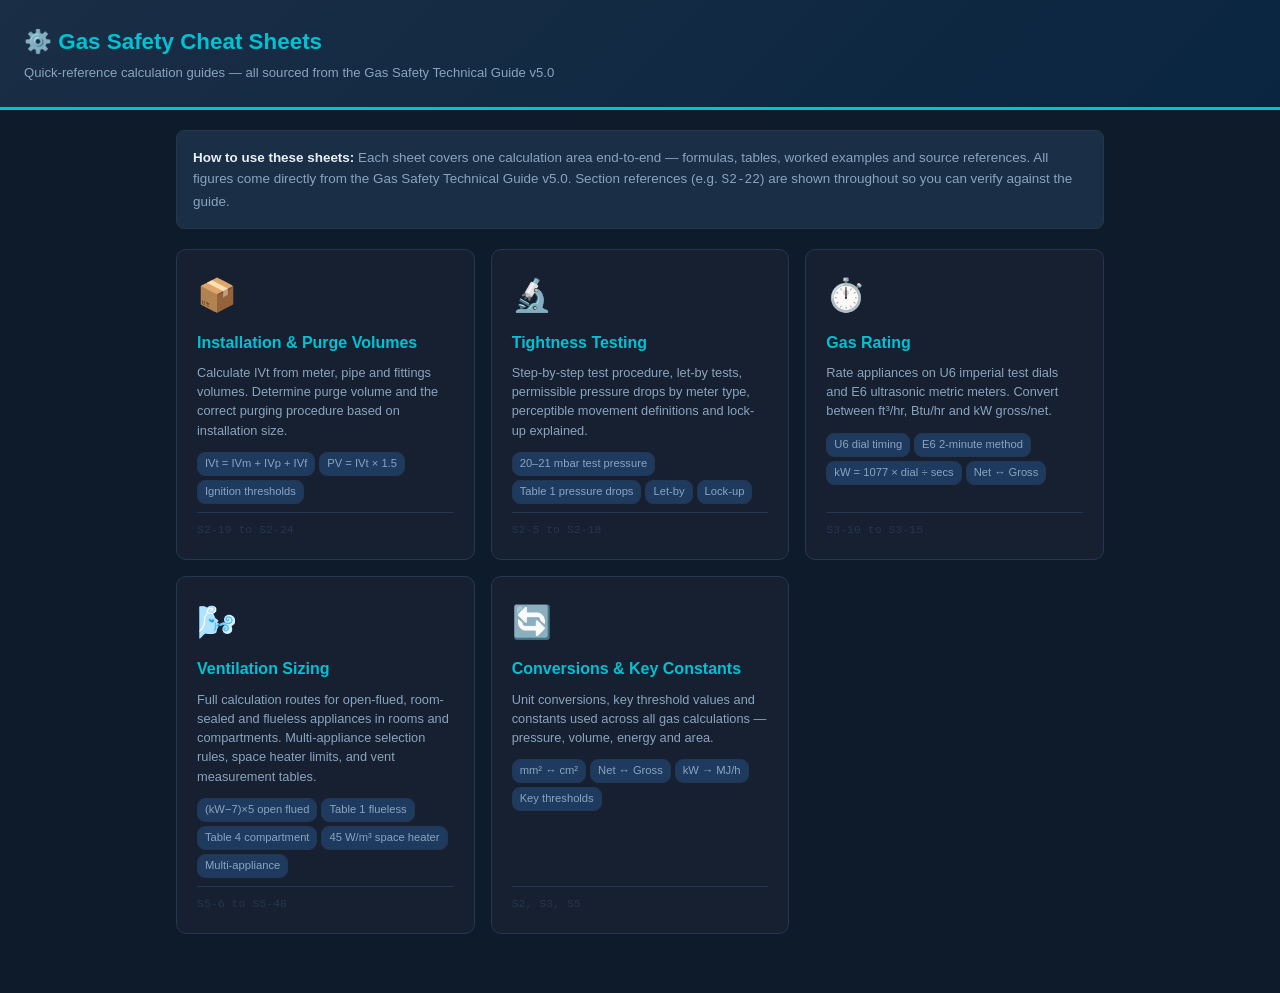
<file: cheatsheets/cheatsheets.html>
<!DOCTYPE html>
<html lang="en">
<head>
<meta charset="UTF-8">
<meta name="viewport" content="width=device-width, initial-scale=1.0">
<title>Gas Safety Cheat Sheets</title>
<style>
  :root {
    --navy: #0d1b2a;
    --navy-mid: #1a2e45;
    --cyan: #00c2d4;
    --cyan-dark: #009aaa;
    --text: #e8f0f7;
    --text-dim: #8aa4bf;
    --correct: #2ecc71;
    --warn: #f39c12;
    --danger: #e74c3c;
    --card: #162030;
    --border: #243650;
    --highlight: #1e3a5f;
  }

  * { box-sizing: border-box; margin: 0; padding: 0; }

  body {
    font-family: 'Segoe UI', Arial, sans-serif;
    background: var(--navy);
    color: var(--text);
    line-height: 1.6;
    font-size: 15px;
  }

  header {
    background: linear-gradient(135deg, var(--navy-mid), #0a2540);
    border-bottom: 3px solid var(--cyan);
    padding: 24px 24px 16px;
    position: sticky;
    top: 0;
    z-index: 100;
  }

  header h1 { font-size: 1.4rem; color: var(--cyan); font-weight: 700; }
  header p  { font-size: 0.82rem; color: var(--text-dim); margin-top: 2px; }

  nav {
    display: flex;
    flex-wrap: wrap;
    gap: 6px;
    margin-top: 10px;
  }

  nav a {
    background: var(--highlight);
    color: var(--cyan);
    text-decoration: none;
    padding: 4px 10px;
    border-radius: 12px;
    font-size: 0.76rem;
    font-weight: 600;
    border: 1px solid var(--border);
    transition: background 0.2s;
  }
  nav a:hover { background: var(--cyan); color: var(--navy); }

  main { max-width: 900px; margin: 0 auto; padding: 20px 16px 60px; }

  section { margin-bottom: 40px; }

  .section-header {
    display: flex;
    align-items: center;
    gap: 12px;
    background: var(--navy-mid);
    border-left: 4px solid var(--cyan);
    border-radius: 0 8px 8px 0;
    padding: 12px 16px;
    margin-bottom: 16px;
  }

  .section-header .icon { font-size: 1.6rem; }
  .section-header h2 { font-size: 1.1rem; color: var(--cyan); font-weight: 700; }
  .section-header .ref { font-size: 0.75rem; color: var(--text-dim); margin-top: 1px; }

  .card {
    background: var(--card);
    border: 1px solid var(--border);
    border-radius: 8px;
    padding: 16px;
    margin-bottom: 14px;
  }

  .card h3 {
    font-size: 0.9rem;
    font-weight: 700;
    color: var(--cyan);
    margin-bottom: 10px;
    padding-bottom: 6px;
    border-bottom: 1px solid var(--border);
  }

  .formula-box {
    background: var(--highlight);
    border: 1px solid var(--cyan-dark);
    border-radius: 6px;
    padding: 10px 14px;
    font-family: 'Courier New', monospace;
    font-size: 0.88rem;
    margin: 8px 0;
    color: #b8e0ff;
  }

  .formula-box .label {
    font-family: 'Segoe UI', Arial, sans-serif;
    font-size: 0.75rem;
    color: var(--text-dim);
    margin-bottom: 4px;
    text-transform: uppercase;
    letter-spacing: 0.5px;
  }

  table {
    width: 100%;
    border-collapse: collapse;
    font-size: 0.82rem;
    margin: 10px 0;
  }

  th {
    background: var(--highlight);
    color: var(--cyan);
    padding: 7px 10px;
    text-align: left;
    font-size: 0.78rem;
    font-weight: 600;
    border: 1px solid var(--border);
  }

  td {
    padding: 6px 10px;
    border: 1px solid var(--border);
    vertical-align: top;
  }

  tr:nth-child(even) td { background: rgba(255,255,255,0.03); }

  .worked {
    background: rgba(0,194,212,0.05);
    border: 1px solid rgba(0,194,212,0.25);
    border-radius: 6px;
    padding: 12px 14px;
    margin-top: 10px;
    font-size: 0.84rem;
  }

  .worked .title {
    font-size: 0.75rem;
    font-weight: 700;
    color: var(--cyan);
    text-transform: uppercase;
    letter-spacing: 0.5px;
    margin-bottom: 8px;
  }

  .worked code {
    display: block;
    font-family: 'Courier New', monospace;
    font-size: 0.83rem;
    color: #b8e0ff;
    line-height: 1.8;
    white-space: pre-wrap;
  }

  .worked .result {
    margin-top: 8px;
    color: var(--correct);
    font-weight: 700;
    font-family: 'Courier New', monospace;
  }

  .callout {
    border-radius: 6px;
    padding: 10px 14px;
    margin: 10px 0;
    font-size: 0.84rem;
    display: flex;
    gap: 10px;
    align-items: flex-start;
  }

  .callout.info  { background: rgba(0,122,212,0.1); border-left: 3px solid #2980b9; }
  .callout.warn  { background: rgba(243,156,18,0.1); border-left: 3px solid var(--warn); }
  .callout.danger { background: rgba(231,76,60,0.1); border-left: 3px solid var(--danger); }
  .callout.ok    { background: rgba(46,204,113,0.1); border-left: 3px solid var(--correct); }

  .callout .ico { font-size: 1.1rem; flex-shrink: 0; margin-top: 1px; }
  .callout p { margin: 0; }
  .callout strong { color: inherit; }

  .pill {
    display: inline-block;
    padding: 2px 8px;
    border-radius: 10px;
    font-size: 0.75rem;
    font-weight: 700;
    margin-right: 4px;
  }
  .pill.pass   { background: rgba(46,204,113,0.2); color: var(--correct); border: 1px solid var(--correct); }
  .pill.fail   { background: rgba(231,76,60,0.2); color: var(--danger); border: 1px solid var(--danger); }
  .pill.warn   { background: rgba(243,156,18,0.2); color: var(--warn); border: 1px solid var(--warn); }

  .two-col {
    display: grid;
    grid-template-columns: 1fr 1fr;
    gap: 12px;
  }

  @media (max-width: 600px) {
    .two-col { grid-template-columns: 1fr; }
  }

  .step {
    display: flex;
    gap: 10px;
    align-items: flex-start;
    margin-bottom: 8px;
    font-size: 0.84rem;
  }

  .step .num {
    background: var(--cyan);
    color: var(--navy);
    font-weight: 700;
    border-radius: 50%;
    width: 22px;
    height: 22px;
    display: flex;
    align-items: center;
    justify-content: center;
    font-size: 0.75rem;
    flex-shrink: 0;
    margin-top: 1px;
  }

  p { margin-bottom: 8px; font-size: 0.84rem; }
  ul { margin: 6px 0 6px 18px; font-size: 0.84rem; }
  li { margin-bottom: 3px; }

  .source-tag {
    display: inline-block;
    font-size: 0.7rem;
    color: var(--text-dim);
    border: 1px solid var(--border);
    border-radius: 4px;
    padding: 1px 5px;
    margin-left: 6px;
    font-family: monospace;
  }
</style>

<style>
  .sheet-grid {
    display: grid;
    grid-template-columns: repeat(auto-fill, minmax(260px, 1fr));
    gap: 16px;
    margin-top: 20px;
  }
  .sheet-card {
    background: var(--card);
    border: 1px solid var(--border);
    border-radius: 10px;
    padding: 20px;
    text-decoration: none;
    display: flex;
    flex-direction: column;
    gap: 8px;
    transition: border-color 0.2s, transform 0.15s;
    cursor: pointer;
  }
  .sheet-card:hover {
    border-color: var(--cyan);
    transform: translateY(-2px);
  }
  .sheet-card .card-icon { font-size: 2rem; }
  .sheet-card .card-title {
    font-size: 1rem;
    font-weight: 700;
    color: var(--cyan);
  }
  .sheet-card .card-desc {
    font-size: 0.8rem;
    color: var(--text-dim);
    line-height: 1.5;
  }
  .sheet-card .card-tags {
    display: flex;
    flex-wrap: wrap;
    gap: 4px;
    margin-top: 4px;
  }
  .sheet-card .tag {
    background: var(--highlight);
    border: 1px solid var(--border);
    border-radius: 8px;
    font-size: 0.7rem;
    color: var(--text-dim);
    padding: 2px 7px;
  }
  .sheet-card .card-ref {
    font-size: 0.72rem;
    color: var(--border);
    font-family: monospace;
    margin-top: auto;
    padding-top: 8px;
    border-top: 1px solid var(--border);
  }
  .intro-card {
    background: var(--navy-mid);
    border: 1px solid var(--border);
    border-radius: 8px;
    padding: 16px;
    font-size: 0.84rem;
    color: var(--text-dim);
    line-height: 1.6;
  }
  .intro-card strong { color: var(--text); }
</style>

</head>
<body>

<header>
  <h1>⚙️ Gas Safety Cheat Sheets</h1>
  <p>Quick-reference calculation guides — all sourced from the Gas Safety Technical Guide v5.0</p>
</header>

<main style="max-width:960px;margin:0 auto;padding:20px 16px 60px;">

  <div class="intro-card">
    <strong>How to use these sheets:</strong> Each sheet covers one calculation area end-to-end — formulas, tables, worked examples and source references. 
    All figures come directly from the Gas Safety Technical Guide v5.0. Section references (e.g. <code style="font-size:0.8rem">S2-22</code>) are shown throughout so you can verify against the guide.
  </div>

  <div class="sheet-grid">
    <a class="sheet-card" href="/cheatsheets/iv-pv.html">
      <div class="card-icon">📦</div>
      <div class="card-title">Installation & Purge Volumes</div>
      <div class="card-desc">Calculate IVt from meter, pipe and fittings volumes. Determine purge volume and the correct purging procedure based on installation size.</div>
      <div class="card-tags"><span class="tag">IVt = IVm + IVp + IVf</span><span class="tag">PV = IVt × 1.5</span><span class="tag">Ignition thresholds</span></div>
      <div class="card-ref">S2-19 to S2-24</div>
    </a>
    <a class="sheet-card" href="/cheatsheets/tightness-testing.html">
      <div class="card-icon">🔬</div>
      <div class="card-title">Tightness Testing</div>
      <div class="card-desc">Step-by-step test procedure, let-by tests, permissible pressure drops by meter type, perceptible movement definitions and lock-up explained.</div>
      <div class="card-tags"><span class="tag">20–21 mbar test pressure</span><span class="tag">Table 1 pressure drops</span><span class="tag">Let-by</span><span class="tag">Lock-up</span></div>
      <div class="card-ref">S2-5 to S2-18</div>
    </a>
    <a class="sheet-card" href="/cheatsheets/gas-rating.html">
      <div class="card-icon">⏱️</div>
      <div class="card-title">Gas Rating</div>
      <div class="card-desc">Rate appliances on U6 imperial test dials and E6 ultrasonic metric meters. Convert between ft³/hr, Btu/hr and kW gross/net.</div>
      <div class="card-tags"><span class="tag">U6 dial timing</span><span class="tag">E6 2-minute method</span><span class="tag">kW = 1077 × dial ÷ secs</span><span class="tag">Net ↔ Gross</span></div>
      <div class="card-ref">S3-10 to S3-15</div>
    </a>
    <a class="sheet-card" href="/cheatsheets/ventilation-sizing.html">
      <div class="card-icon">🌬️</div>
      <div class="card-title">Ventilation Sizing</div>
      <div class="card-desc">Full calculation routes for open-flued, room-sealed and flueless appliances in rooms and compartments. Multi-appliance selection rules, space heater limits, and vent measurement tables.</div>
      <div class="card-tags"><span class="tag">(kW−7)×5 open flued</span><span class="tag">Table 1 flueless</span><span class="tag">Table 4 compartment</span><span class="tag">45 W/m³ space heater</span><span class="tag">Multi-appliance</span></div>
      <div class="card-ref">S5-6 to S5-48</div>
    </a>
    <a class="sheet-card" href="/cheatsheets/conversions.html">
      <div class="card-icon">🔄</div>
      <div class="card-title">Conversions & Key Constants</div>
      <div class="card-desc">Unit conversions, key threshold values and constants used across all gas calculations — pressure, volume, energy and area.</div>
      <div class="card-tags"><span class="tag">mm² ↔ cm²</span><span class="tag">Net ↔ Gross</span><span class="tag">kW → MJ/h</span><span class="tag">Key thresholds</span></div>
      <div class="card-ref">S2, S3, S5</div>
    </a>
  </div>

</main>

</body>
</html>
</file>
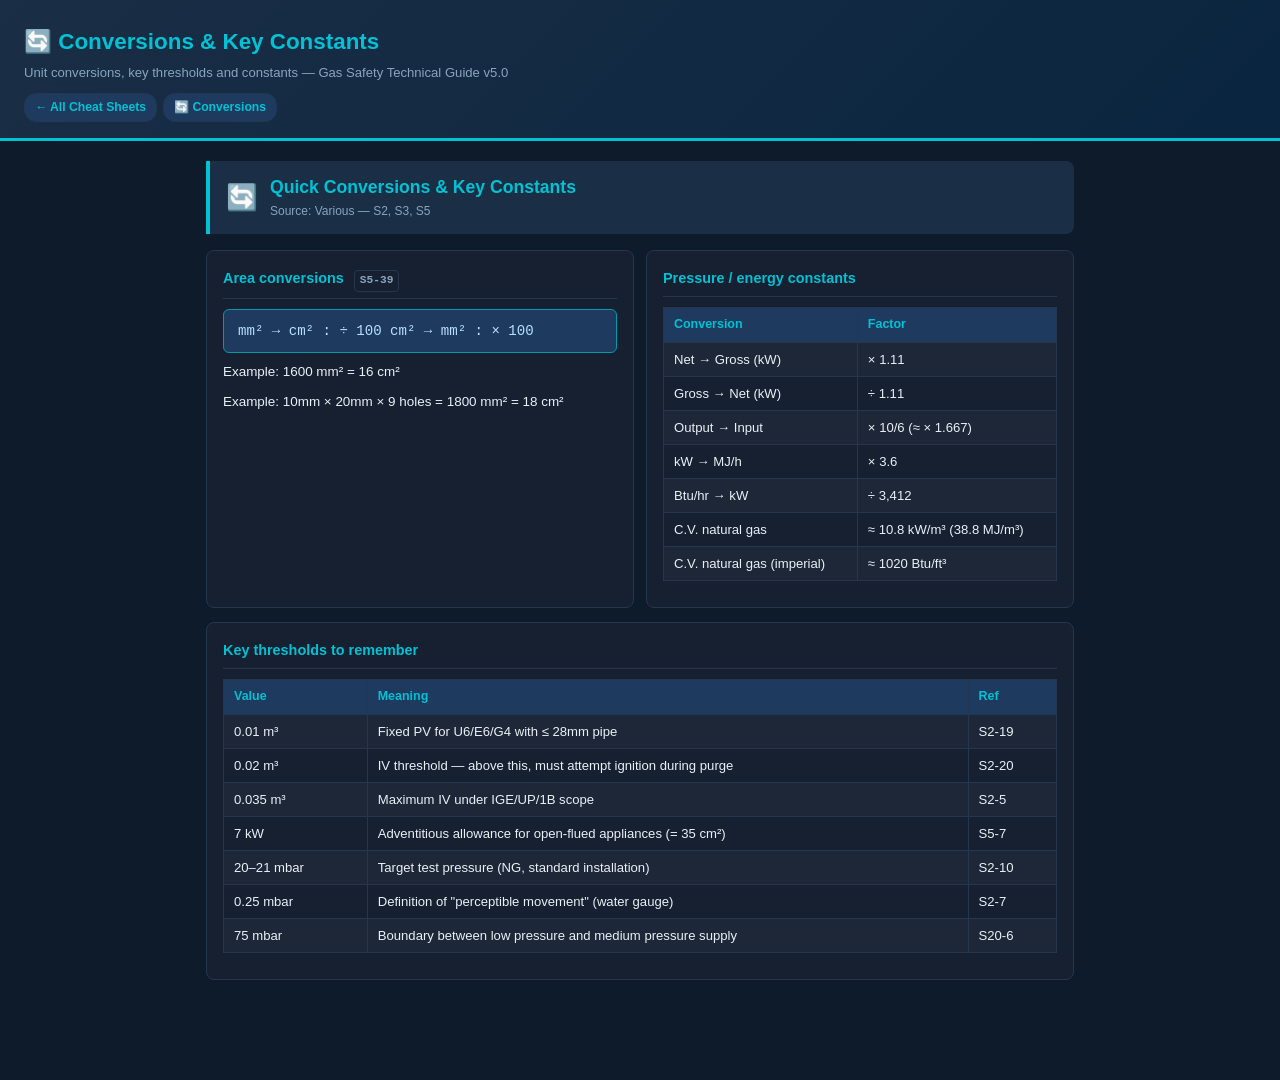
<file: cheatsheets/conversions.html>
<!DOCTYPE html>
<html lang="en">
<head>
<meta charset="UTF-8">
<meta name="viewport" content="width=device-width, initial-scale=1.0">
<title>Conversions & Key Constants — Gas Safety Cheat Sheet</title>
<style>
  :root {
    --navy: #0d1b2a;
    --navy-mid: #1a2e45;
    --cyan: #00c2d4;
    --cyan-dark: #009aaa;
    --text: #e8f0f7;
    --text-dim: #8aa4bf;
    --correct: #2ecc71;
    --warn: #f39c12;
    --danger: #e74c3c;
    --card: #162030;
    --border: #243650;
    --highlight: #1e3a5f;
  }

  * { box-sizing: border-box; margin: 0; padding: 0; }

  body {
    font-family: 'Segoe UI', Arial, sans-serif;
    background: var(--navy);
    color: var(--text);
    line-height: 1.6;
    font-size: 15px;
  }

  header {
    background: linear-gradient(135deg, var(--navy-mid), #0a2540);
    border-bottom: 3px solid var(--cyan);
    padding: 24px 24px 16px;
    position: sticky;
    top: 0;
    z-index: 100;
  }

  header h1 { font-size: 1.4rem; color: var(--cyan); font-weight: 700; }
  header p  { font-size: 0.82rem; color: var(--text-dim); margin-top: 2px; }

  nav {
    display: flex;
    flex-wrap: wrap;
    gap: 6px;
    margin-top: 10px;
  }

  nav a {
    background: var(--highlight);
    color: var(--cyan);
    text-decoration: none;
    padding: 4px 10px;
    border-radius: 12px;
    font-size: 0.76rem;
    font-weight: 600;
    border: 1px solid var(--border);
    transition: background 0.2s;
  }
  nav a:hover { background: var(--cyan); color: var(--navy); }

  main { max-width: 900px; margin: 0 auto; padding: 20px 16px 60px; }

  section { margin-bottom: 40px; }

  .section-header {
    display: flex;
    align-items: center;
    gap: 12px;
    background: var(--navy-mid);
    border-left: 4px solid var(--cyan);
    border-radius: 0 8px 8px 0;
    padding: 12px 16px;
    margin-bottom: 16px;
  }

  .section-header .icon { font-size: 1.6rem; }
  .section-header h2 { font-size: 1.1rem; color: var(--cyan); font-weight: 700; }
  .section-header .ref { font-size: 0.75rem; color: var(--text-dim); margin-top: 1px; }

  .card {
    background: var(--card);
    border: 1px solid var(--border);
    border-radius: 8px;
    padding: 16px;
    margin-bottom: 14px;
  }

  .card h3 {
    font-size: 0.9rem;
    font-weight: 700;
    color: var(--cyan);
    margin-bottom: 10px;
    padding-bottom: 6px;
    border-bottom: 1px solid var(--border);
  }

  .formula-box {
    background: var(--highlight);
    border: 1px solid var(--cyan-dark);
    border-radius: 6px;
    padding: 10px 14px;
    font-family: 'Courier New', monospace;
    font-size: 0.88rem;
    margin: 8px 0;
    color: #b8e0ff;
  }

  .formula-box .label {
    font-family: 'Segoe UI', Arial, sans-serif;
    font-size: 0.75rem;
    color: var(--text-dim);
    margin-bottom: 4px;
    text-transform: uppercase;
    letter-spacing: 0.5px;
  }

  table {
    width: 100%;
    border-collapse: collapse;
    font-size: 0.82rem;
    margin: 10px 0;
  }

  th {
    background: var(--highlight);
    color: var(--cyan);
    padding: 7px 10px;
    text-align: left;
    font-size: 0.78rem;
    font-weight: 600;
    border: 1px solid var(--border);
  }

  td {
    padding: 6px 10px;
    border: 1px solid var(--border);
    vertical-align: top;
  }

  tr:nth-child(even) td { background: rgba(255,255,255,0.03); }

  .worked {
    background: rgba(0,194,212,0.05);
    border: 1px solid rgba(0,194,212,0.25);
    border-radius: 6px;
    padding: 12px 14px;
    margin-top: 10px;
    font-size: 0.84rem;
  }

  .worked .title {
    font-size: 0.75rem;
    font-weight: 700;
    color: var(--cyan);
    text-transform: uppercase;
    letter-spacing: 0.5px;
    margin-bottom: 8px;
  }

  .worked code {
    display: block;
    font-family: 'Courier New', monospace;
    font-size: 0.83rem;
    color: #b8e0ff;
    line-height: 1.8;
    white-space: pre-wrap;
  }

  .worked .result {
    margin-top: 8px;
    color: var(--correct);
    font-weight: 700;
    font-family: 'Courier New', monospace;
  }

  .callout {
    border-radius: 6px;
    padding: 10px 14px;
    margin: 10px 0;
    font-size: 0.84rem;
    display: flex;
    gap: 10px;
    align-items: flex-start;
  }

  .callout.info  { background: rgba(0,122,212,0.1); border-left: 3px solid #2980b9; }
  .callout.warn  { background: rgba(243,156,18,0.1); border-left: 3px solid var(--warn); }
  .callout.danger { background: rgba(231,76,60,0.1); border-left: 3px solid var(--danger); }
  .callout.ok    { background: rgba(46,204,113,0.1); border-left: 3px solid var(--correct); }

  .callout .ico { font-size: 1.1rem; flex-shrink: 0; margin-top: 1px; }
  .callout p { margin: 0; }
  .callout strong { color: inherit; }

  .pill {
    display: inline-block;
    padding: 2px 8px;
    border-radius: 10px;
    font-size: 0.75rem;
    font-weight: 700;
    margin-right: 4px;
  }
  .pill.pass   { background: rgba(46,204,113,0.2); color: var(--correct); border: 1px solid var(--correct); }
  .pill.fail   { background: rgba(231,76,60,0.2); color: var(--danger); border: 1px solid var(--danger); }
  .pill.warn   { background: rgba(243,156,18,0.2); color: var(--warn); border: 1px solid var(--warn); }

  .two-col {
    display: grid;
    grid-template-columns: 1fr 1fr;
    gap: 12px;
  }

  @media (max-width: 600px) {
    .two-col { grid-template-columns: 1fr; }
  }

  .step {
    display: flex;
    gap: 10px;
    align-items: flex-start;
    margin-bottom: 8px;
    font-size: 0.84rem;
  }

  .step .num {
    background: var(--cyan);
    color: var(--navy);
    font-weight: 700;
    border-radius: 50%;
    width: 22px;
    height: 22px;
    display: flex;
    align-items: center;
    justify-content: center;
    font-size: 0.75rem;
    flex-shrink: 0;
    margin-top: 1px;
  }

  p { margin-bottom: 8px; font-size: 0.84rem; }
  ul { margin: 6px 0 6px 18px; font-size: 0.84rem; }
  li { margin-bottom: 3px; }

  .source-tag {
    display: inline-block;
    font-size: 0.7rem;
    color: var(--text-dim);
    border: 1px solid var(--border);
    border-radius: 4px;
    padding: 1px 5px;
    margin-left: 6px;
    font-family: monospace;
  }
</style>
</head>
<body>

<header>
  <h1>🔄 Conversions & Key Constants</h1>
  <p>Unit conversions, key thresholds and constants — Gas Safety Technical Guide v5.0</p>
  <nav>
    <a href="cheatsheets.html">← All Cheat Sheets</a>
    <a href="#conv">🔄 Conversions</a>
  </nav>
</header>

<main>
<section id="conv">
  <div class="section-header">
    <span class="icon">🔄</span>
    <div>
      <h2>Quick Conversions &amp; Key Constants</h2>
      <div class="ref">Source: Various — S2, S3, S5</div>
    </div>
  </div>

  <div class="two-col">
    <div class="card">
      <h3>Area conversions <span class="source-tag">S5-39</span></h3>
      <div class="formula-box">mm² → cm² : ÷ 100
cm² → mm² : × 100</div>
      <p style="margin-top:8px">Example: 1600 mm² = 16 cm²</p>
      <p>Example: 10mm × 20mm × 9 holes = 1800 mm² = 18 cm²</p>
    </div>

    <div class="card">
      <h3>Pressure / energy constants</h3>
      <table>
        <tr><th>Conversion</th><th>Factor</th></tr>
        <tr><td>Net → Gross (kW)</td><td>× 1.11</td></tr>
        <tr><td>Gross → Net (kW)</td><td>÷ 1.11</td></tr>
        <tr><td>Output → Input</td><td>× 10/6 (≈ × 1.667)</td></tr>
        <tr><td>kW → MJ/h</td><td>× 3.6</td></tr>
        <tr><td>Btu/hr → kW</td><td>÷ 3,412</td></tr>
        <tr><td>C.V. natural gas</td><td>≈ 10.8 kW/m³ (38.8 MJ/m³)</td></tr>
        <tr><td>C.V. natural gas (imperial)</td><td>≈ 1020 Btu/ft³</td></tr>
      </table>
    </div>
  </div>

  <div class="card">
    <h3>Key thresholds to remember</h3>
    <table>
      <tr><th>Value</th><th>Meaning</th><th>Ref</th></tr>
      <tr><td>0.01 m³</td><td>Fixed PV for U6/E6/G4 with ≤ 28mm pipe</td><td>S2-19</td></tr>
      <tr><td>0.02 m³</td><td>IV threshold — above this, must attempt ignition during purge</td><td>S2-20</td></tr>
      <tr><td>0.035 m³</td><td>Maximum IV under IGE/UP/1B scope</td><td>S2-5</td></tr>
      <tr><td>7 kW</td><td>Adventitious allowance for open-flued appliances (= 35 cm²)</td><td>S5-7</td></tr>
      <tr><td>20–21 mbar</td><td>Target test pressure (NG, standard installation)</td><td>S2-10</td></tr>
      <tr><td>0.25 mbar</td><td>Definition of "perceptible movement" (water gauge)</td><td>S2-7</td></tr>
      <tr><td>75 mbar</td><td>Boundary between low pressure and medium pressure supply</td><td>S20-6</td></tr>
    </table>
  </div>
</section>

</main>
</body>
</html>
</main>

</body>
</html>
</file>
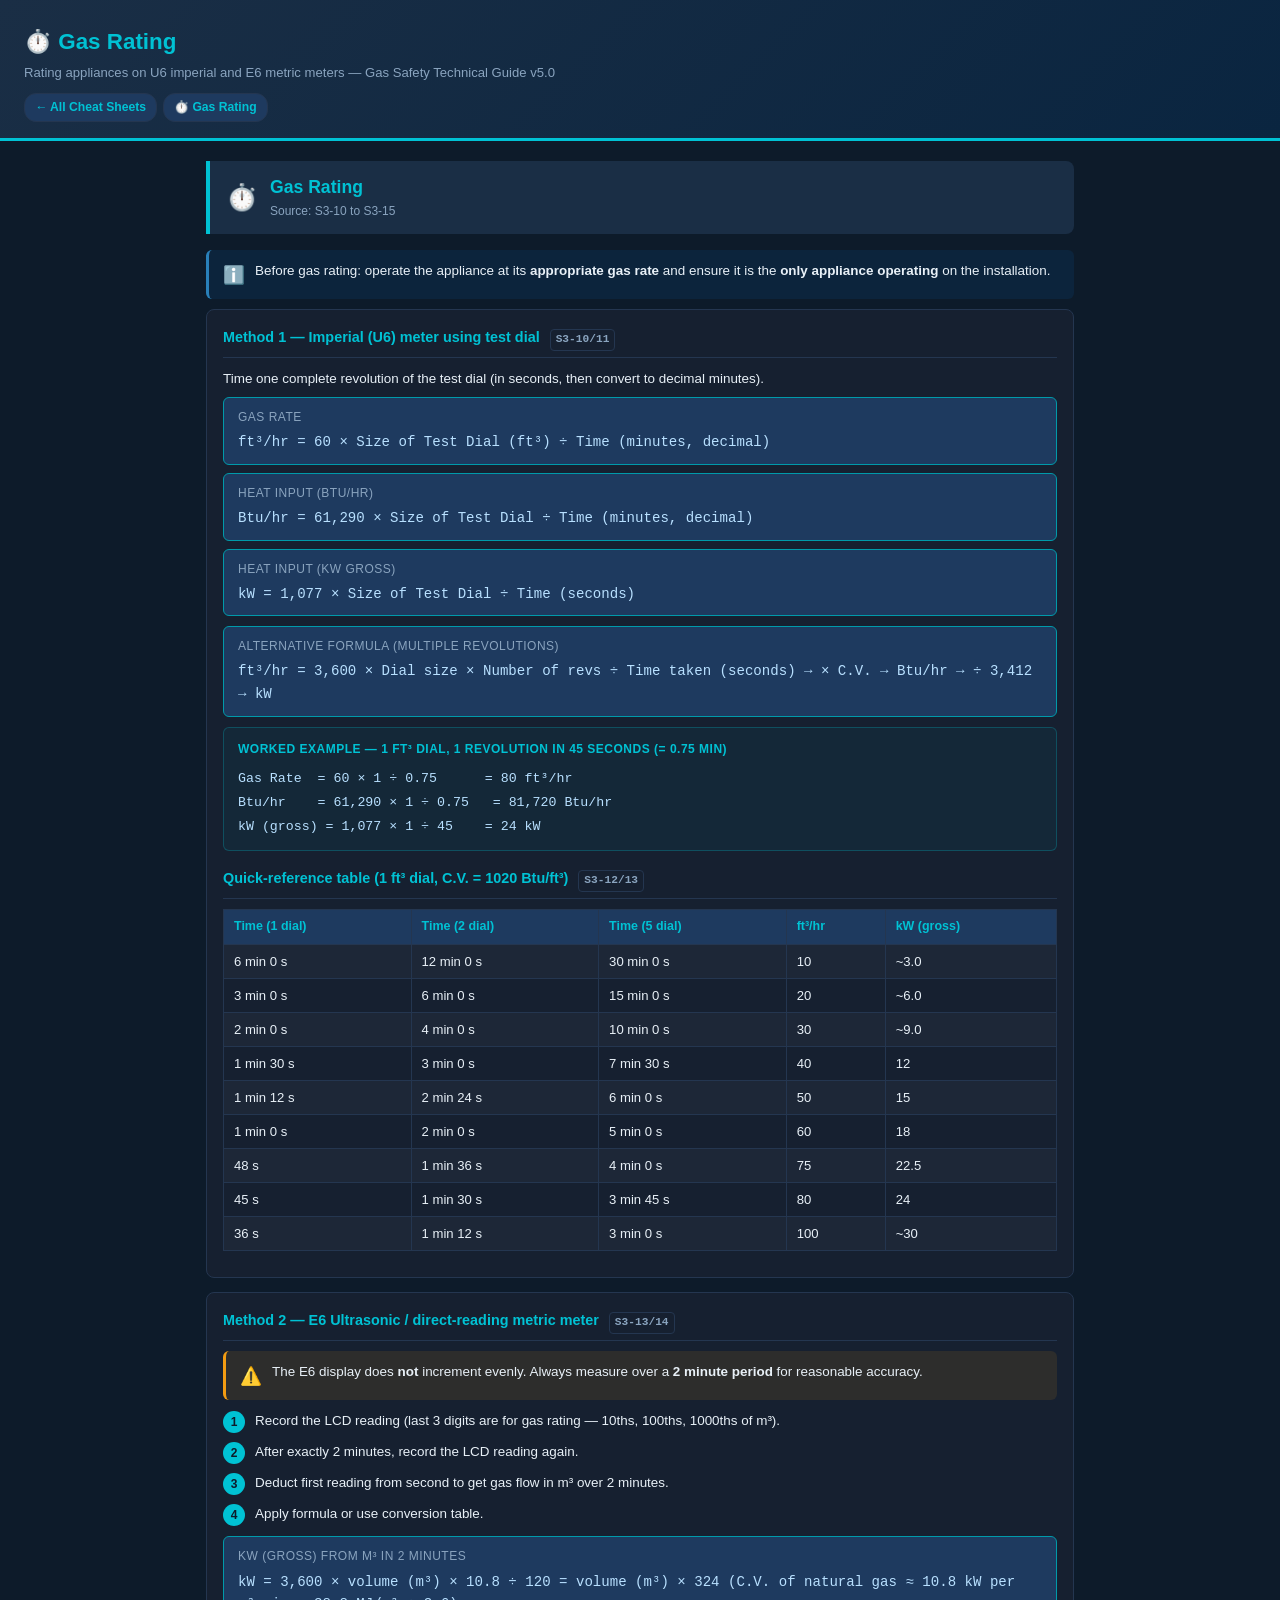
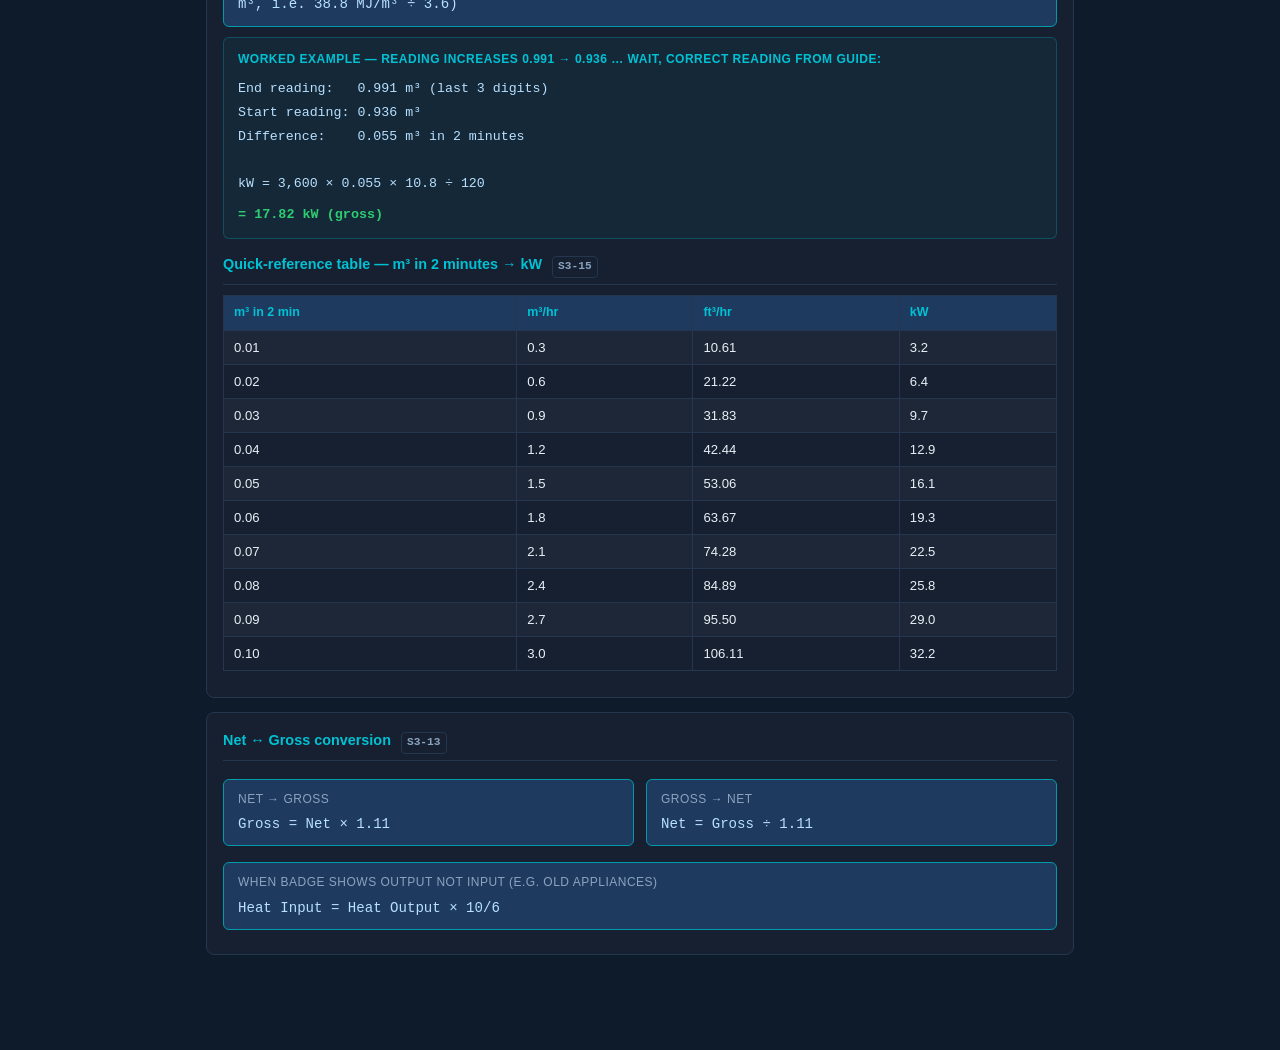
<file: cheatsheets/gas-rating.html>
<!DOCTYPE html>
<html lang="en">
<head>
<meta charset="UTF-8">
<meta name="viewport" content="width=device-width, initial-scale=1.0">
<title>Gas Rating — Gas Safety Cheat Sheet</title>
<style>
  :root {
    --navy: #0d1b2a;
    --navy-mid: #1a2e45;
    --cyan: #00c2d4;
    --cyan-dark: #009aaa;
    --text: #e8f0f7;
    --text-dim: #8aa4bf;
    --correct: #2ecc71;
    --warn: #f39c12;
    --danger: #e74c3c;
    --card: #162030;
    --border: #243650;
    --highlight: #1e3a5f;
  }

  * { box-sizing: border-box; margin: 0; padding: 0; }

  body {
    font-family: 'Segoe UI', Arial, sans-serif;
    background: var(--navy);
    color: var(--text);
    line-height: 1.6;
    font-size: 15px;
  }

  header {
    background: linear-gradient(135deg, var(--navy-mid), #0a2540);
    border-bottom: 3px solid var(--cyan);
    padding: 24px 24px 16px;
    position: sticky;
    top: 0;
    z-index: 100;
  }

  header h1 { font-size: 1.4rem; color: var(--cyan); font-weight: 700; }
  header p  { font-size: 0.82rem; color: var(--text-dim); margin-top: 2px; }

  nav {
    display: flex;
    flex-wrap: wrap;
    gap: 6px;
    margin-top: 10px;
  }

  nav a {
    background: var(--highlight);
    color: var(--cyan);
    text-decoration: none;
    padding: 4px 10px;
    border-radius: 12px;
    font-size: 0.76rem;
    font-weight: 600;
    border: 1px solid var(--border);
    transition: background 0.2s;
  }
  nav a:hover { background: var(--cyan); color: var(--navy); }

  main { max-width: 900px; margin: 0 auto; padding: 20px 16px 60px; }

  section { margin-bottom: 40px; }

  .section-header {
    display: flex;
    align-items: center;
    gap: 12px;
    background: var(--navy-mid);
    border-left: 4px solid var(--cyan);
    border-radius: 0 8px 8px 0;
    padding: 12px 16px;
    margin-bottom: 16px;
  }

  .section-header .icon { font-size: 1.6rem; }
  .section-header h2 { font-size: 1.1rem; color: var(--cyan); font-weight: 700; }
  .section-header .ref { font-size: 0.75rem; color: var(--text-dim); margin-top: 1px; }

  .card {
    background: var(--card);
    border: 1px solid var(--border);
    border-radius: 8px;
    padding: 16px;
    margin-bottom: 14px;
  }

  .card h3 {
    font-size: 0.9rem;
    font-weight: 700;
    color: var(--cyan);
    margin-bottom: 10px;
    padding-bottom: 6px;
    border-bottom: 1px solid var(--border);
  }

  .formula-box {
    background: var(--highlight);
    border: 1px solid var(--cyan-dark);
    border-radius: 6px;
    padding: 10px 14px;
    font-family: 'Courier New', monospace;
    font-size: 0.88rem;
    margin: 8px 0;
    color: #b8e0ff;
  }

  .formula-box .label {
    font-family: 'Segoe UI', Arial, sans-serif;
    font-size: 0.75rem;
    color: var(--text-dim);
    margin-bottom: 4px;
    text-transform: uppercase;
    letter-spacing: 0.5px;
  }

  table {
    width: 100%;
    border-collapse: collapse;
    font-size: 0.82rem;
    margin: 10px 0;
  }

  th {
    background: var(--highlight);
    color: var(--cyan);
    padding: 7px 10px;
    text-align: left;
    font-size: 0.78rem;
    font-weight: 600;
    border: 1px solid var(--border);
  }

  td {
    padding: 6px 10px;
    border: 1px solid var(--border);
    vertical-align: top;
  }

  tr:nth-child(even) td { background: rgba(255,255,255,0.03); }

  .worked {
    background: rgba(0,194,212,0.05);
    border: 1px solid rgba(0,194,212,0.25);
    border-radius: 6px;
    padding: 12px 14px;
    margin-top: 10px;
    font-size: 0.84rem;
  }

  .worked .title {
    font-size: 0.75rem;
    font-weight: 700;
    color: var(--cyan);
    text-transform: uppercase;
    letter-spacing: 0.5px;
    margin-bottom: 8px;
  }

  .worked code {
    display: block;
    font-family: 'Courier New', monospace;
    font-size: 0.83rem;
    color: #b8e0ff;
    line-height: 1.8;
    white-space: pre-wrap;
  }

  .worked .result {
    margin-top: 8px;
    color: var(--correct);
    font-weight: 700;
    font-family: 'Courier New', monospace;
  }

  .callout {
    border-radius: 6px;
    padding: 10px 14px;
    margin: 10px 0;
    font-size: 0.84rem;
    display: flex;
    gap: 10px;
    align-items: flex-start;
  }

  .callout.info  { background: rgba(0,122,212,0.1); border-left: 3px solid #2980b9; }
  .callout.warn  { background: rgba(243,156,18,0.1); border-left: 3px solid var(--warn); }
  .callout.danger { background: rgba(231,76,60,0.1); border-left: 3px solid var(--danger); }
  .callout.ok    { background: rgba(46,204,113,0.1); border-left: 3px solid var(--correct); }

  .callout .ico { font-size: 1.1rem; flex-shrink: 0; margin-top: 1px; }
  .callout p { margin: 0; }
  .callout strong { color: inherit; }

  .pill {
    display: inline-block;
    padding: 2px 8px;
    border-radius: 10px;
    font-size: 0.75rem;
    font-weight: 700;
    margin-right: 4px;
  }
  .pill.pass   { background: rgba(46,204,113,0.2); color: var(--correct); border: 1px solid var(--correct); }
  .pill.fail   { background: rgba(231,76,60,0.2); color: var(--danger); border: 1px solid var(--danger); }
  .pill.warn   { background: rgba(243,156,18,0.2); color: var(--warn); border: 1px solid var(--warn); }

  .two-col {
    display: grid;
    grid-template-columns: 1fr 1fr;
    gap: 12px;
  }

  @media (max-width: 600px) {
    .two-col { grid-template-columns: 1fr; }
  }

  .step {
    display: flex;
    gap: 10px;
    align-items: flex-start;
    margin-bottom: 8px;
    font-size: 0.84rem;
  }

  .step .num {
    background: var(--cyan);
    color: var(--navy);
    font-weight: 700;
    border-radius: 50%;
    width: 22px;
    height: 22px;
    display: flex;
    align-items: center;
    justify-content: center;
    font-size: 0.75rem;
    flex-shrink: 0;
    margin-top: 1px;
  }

  p { margin-bottom: 8px; font-size: 0.84rem; }
  ul { margin: 6px 0 6px 18px; font-size: 0.84rem; }
  li { margin-bottom: 3px; }

  .source-tag {
    display: inline-block;
    font-size: 0.7rem;
    color: var(--text-dim);
    border: 1px solid var(--border);
    border-radius: 4px;
    padding: 1px 5px;
    margin-left: 6px;
    font-family: monospace;
  }
</style>
</head>
<body>

<header>
  <h1>⏱️ Gas Rating</h1>
  <p>Rating appliances on U6 imperial and E6 metric meters — Gas Safety Technical Guide v5.0</p>
  <nav>
    <a href="cheatsheets.html">← All Cheat Sheets</a>
    <a href="#gr">⏱️ Gas Rating</a>
  </nav>
</header>

<main>
<section id="gr">
  <div class="section-header">
    <span class="icon">⏱️</span>
    <div>
      <h2>Gas Rating</h2>
      <div class="ref">Source: S3-10 to S3-15</div>
    </div>
  </div>

  <div class="callout info">
    <span class="ico">ℹ️</span>
    <p>Before gas rating: operate the appliance at its <strong>appropriate gas rate</strong> and ensure it is the <strong>only appliance operating</strong> on the installation.</p>
  </div>

  <div class="card">
    <h3>Method 1 — Imperial (U6) meter using test dial <span class="source-tag">S3-10/11</span></h3>
    <p>Time one complete revolution of the test dial (in seconds, then convert to decimal minutes).</p>

    <div class="formula-box">
      <div class="label">Gas Rate</div>
      ft³/hr = 60 × Size of Test Dial (ft³) ÷ Time (minutes, decimal)
    </div>
    <div class="formula-box">
      <div class="label">Heat Input (Btu/hr)</div>
      Btu/hr = 61,290 × Size of Test Dial ÷ Time (minutes, decimal)
    </div>
    <div class="formula-box">
      <div class="label">Heat Input (kW gross)</div>
      kW = 1,077 × Size of Test Dial ÷ Time (seconds)
    </div>
    <div class="formula-box" style="margin-top:10px;">
      <div class="label">Alternative formula (multiple revolutions)</div>
      ft³/hr = 3,600 × Dial size × Number of revs ÷ Time taken (seconds)
      → × C.V. → Btu/hr
      → ÷ 3,412 → kW
    </div>

    <div class="worked">
      <div class="title">Worked Example — 1 ft³ dial, 1 revolution in 45 seconds (= 0.75 min)</div>
      <code>Gas Rate  = 60 × 1 ÷ 0.75      = 80 ft³/hr
Btu/hr    = 61,290 × 1 ÷ 0.75   = 81,720 Btu/hr
kW (gross) = 1,077 × 1 ÷ 45    = 24 kW</code>
    </div>

    <h3 style="margin-top:16px">Quick-reference table (1 ft³ dial, C.V. = 1020 Btu/ft³) <span class="source-tag">S3-12/13</span></h3>
    <table>
      <tr><th>Time (1 dial)</th><th>Time (2 dial)</th><th>Time (5 dial)</th><th>ft³/hr</th><th>kW (gross)</th></tr>
      <tr><td>6 min 0 s</td><td>12 min 0 s</td><td>30 min 0 s</td><td>10</td><td>~3.0</td></tr>
      <tr><td>3 min 0 s</td><td>6 min 0 s</td><td>15 min 0 s</td><td>20</td><td>~6.0</td></tr>
      <tr><td>2 min 0 s</td><td>4 min 0 s</td><td>10 min 0 s</td><td>30</td><td>~9.0</td></tr>
      <tr><td>1 min 30 s</td><td>3 min 0 s</td><td>7 min 30 s</td><td>40</td><td>12</td></tr>
      <tr><td>1 min 12 s</td><td>2 min 24 s</td><td>6 min 0 s</td><td>50</td><td>15</td></tr>
      <tr><td>1 min 0 s</td><td>2 min 0 s</td><td>5 min 0 s</td><td>60</td><td>18</td></tr>
      <tr><td>48 s</td><td>1 min 36 s</td><td>4 min 0 s</td><td>75</td><td>22.5</td></tr>
      <tr><td>45 s</td><td>1 min 30 s</td><td>3 min 45 s</td><td>80</td><td>24</td></tr>
      <tr><td>36 s</td><td>1 min 12 s</td><td>3 min 0 s</td><td>100</td><td>~30</td></tr>
    </table>
  </div>

  <div class="card">
    <h3>Method 2 — E6 Ultrasonic / direct-reading metric meter <span class="source-tag">S3-13/14</span></h3>
    <div class="callout warn">
      <span class="ico">⚠️</span>
      <p>The E6 display does <strong>not</strong> increment evenly. Always measure over a <strong>2 minute period</strong> for reasonable accuracy.</p>
    </div>
    <div class="step"><span class="num">1</span><span>Record the LCD reading (last 3 digits are for gas rating — 10ths, 100ths, 1000ths of m³).</span></div>
    <div class="step"><span class="num">2</span><span>After exactly 2 minutes, record the LCD reading again.</span></div>
    <div class="step"><span class="num">3</span><span>Deduct first reading from second to get gas flow in m³ over 2 minutes.</span></div>
    <div class="step"><span class="num">4</span><span>Apply formula or use conversion table.</span></div>

    <div class="formula-box" style="margin-top:10px">
      <div class="label">kW (gross) from m³ in 2 minutes</div>
      kW = 3,600 × volume (m³) × 10.8 ÷ 120
         = volume (m³) × 324
      (C.V. of natural gas ≈ 10.8 kW per m³, i.e. 38.8 MJ/m³ ÷ 3.6)
    </div>

    <div class="worked">
      <div class="title">Worked Example — Reading increases 0.991 → 0.936 … wait, correct reading from guide:</div>
      <code>End reading:   0.991 m³ (last 3 digits)
Start reading: 0.936 m³
Difference:    0.055 m³ in 2 minutes

kW = 3,600 × 0.055 × 10.8 ÷ 120</code>
      <div class="result">= 17.82 kW (gross)</div>
    </div>

    <h3 style="margin-top:14px">Quick-reference table — m³ in 2 minutes → kW <span class="source-tag">S3-15</span></h3>
    <table>
      <tr><th>m³ in 2 min</th><th>m³/hr</th><th>ft³/hr</th><th>kW</th></tr>
      <tr><td>0.01</td><td>0.3</td><td>10.61</td><td>3.2</td></tr>
      <tr><td>0.02</td><td>0.6</td><td>21.22</td><td>6.4</td></tr>
      <tr><td>0.03</td><td>0.9</td><td>31.83</td><td>9.7</td></tr>
      <tr><td>0.04</td><td>1.2</td><td>42.44</td><td>12.9</td></tr>
      <tr><td>0.05</td><td>1.5</td><td>53.06</td><td>16.1</td></tr>
      <tr><td>0.06</td><td>1.8</td><td>63.67</td><td>19.3</td></tr>
      <tr><td>0.07</td><td>2.1</td><td>74.28</td><td>22.5</td></tr>
      <tr><td>0.08</td><td>2.4</td><td>84.89</td><td>25.8</td></tr>
      <tr><td>0.09</td><td>2.7</td><td>95.50</td><td>29.0</td></tr>
      <tr><td>0.10</td><td>3.0</td><td>106.11</td><td>32.2</td></tr>
    </table>
  </div>

  <div class="card">
    <h3>Net ↔ Gross conversion <span class="source-tag">S3-13</span></h3>
    <div class="two-col">
      <div class="formula-box">
        <div class="label">Net → Gross</div>
        Gross = Net × 1.11
      </div>
      <div class="formula-box">
        <div class="label">Gross → Net</div>
        Net = Gross ÷ 1.11
      </div>
    </div>
    <div class="formula-box" style="margin-top:8px">
      <div class="label">When badge shows OUTPUT not INPUT (e.g. old appliances)</div>
      Heat Input = Heat Output × 10/6
    </div>
  </div>
</section>
</main>

</body>
</html>
</file>
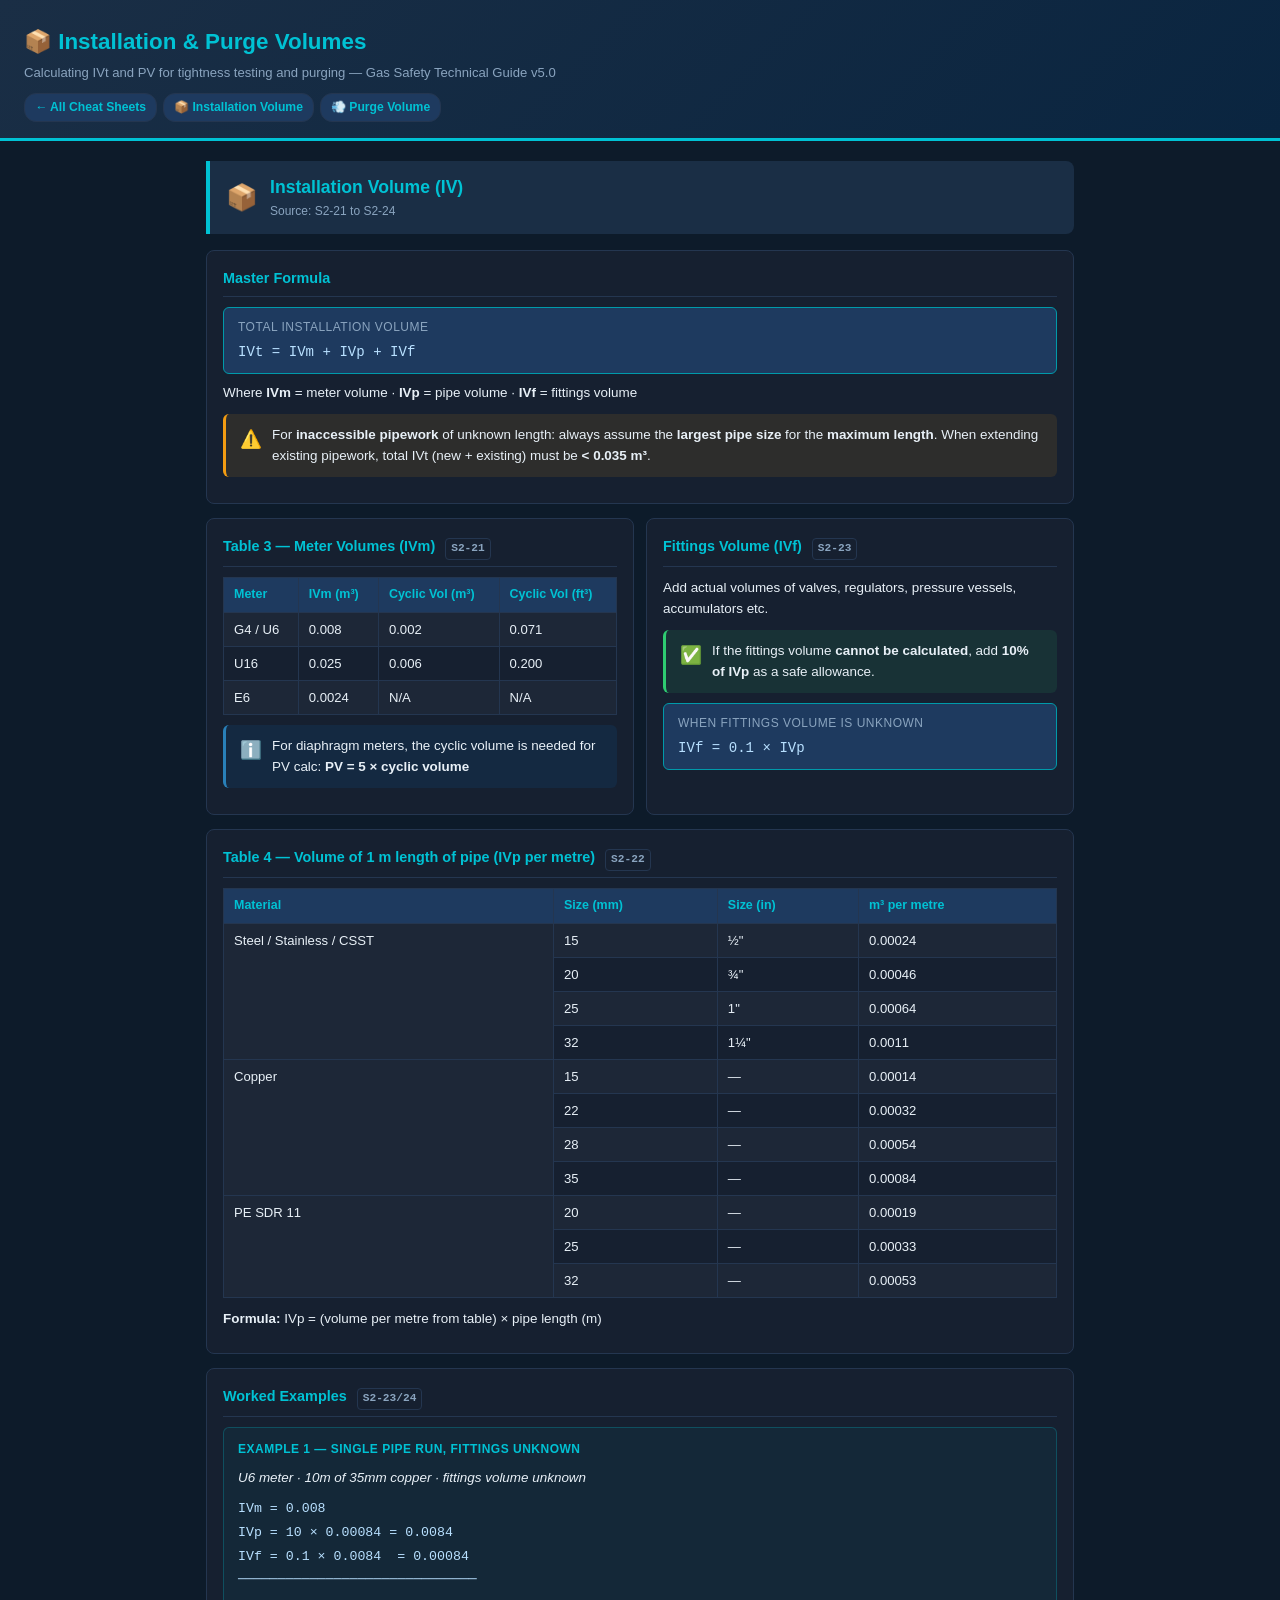
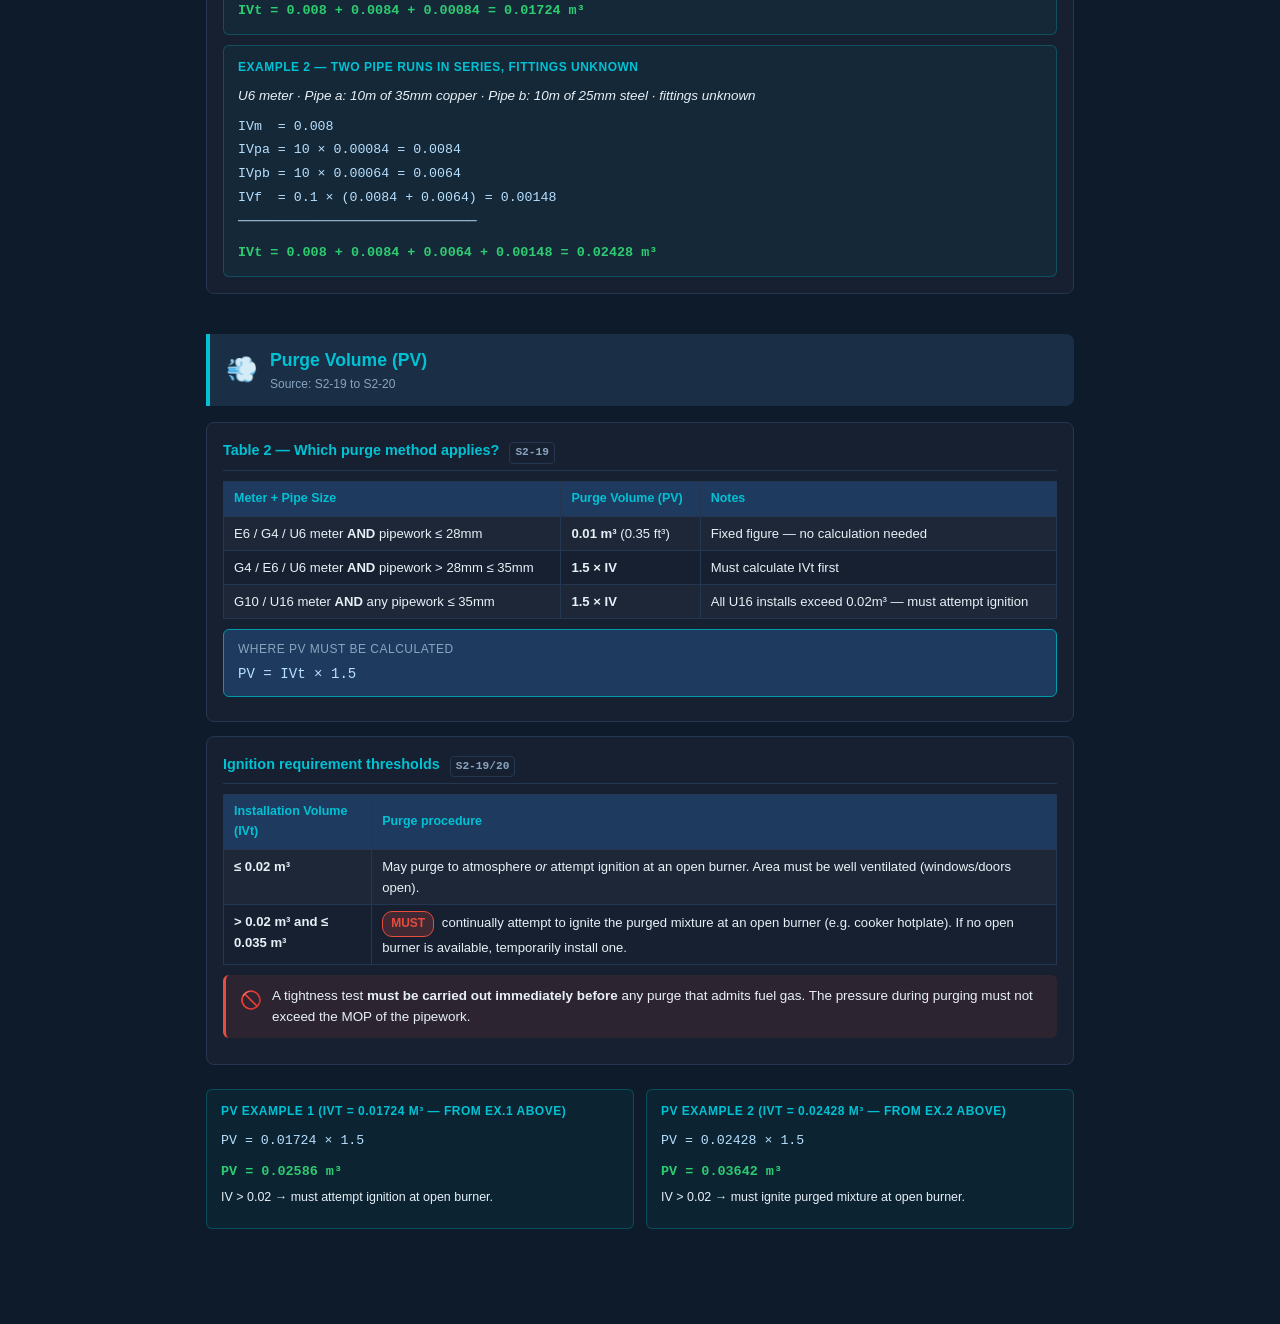
<file: cheatsheets/iv-pv.html>
<!DOCTYPE html>
<html lang="en">
<head>
<meta charset="UTF-8">
<meta name="viewport" content="width=device-width, initial-scale=1.0">
<title>Installation & Purge Volumes — Gas Safety Cheat Sheet</title>
<style>
  :root {
    --navy: #0d1b2a;
    --navy-mid: #1a2e45;
    --cyan: #00c2d4;
    --cyan-dark: #009aaa;
    --text: #e8f0f7;
    --text-dim: #8aa4bf;
    --correct: #2ecc71;
    --warn: #f39c12;
    --danger: #e74c3c;
    --card: #162030;
    --border: #243650;
    --highlight: #1e3a5f;
  }

  * { box-sizing: border-box; margin: 0; padding: 0; }

  body {
    font-family: 'Segoe UI', Arial, sans-serif;
    background: var(--navy);
    color: var(--text);
    line-height: 1.6;
    font-size: 15px;
  }

  header {
    background: linear-gradient(135deg, var(--navy-mid), #0a2540);
    border-bottom: 3px solid var(--cyan);
    padding: 24px 24px 16px;
    position: sticky;
    top: 0;
    z-index: 100;
  }

  header h1 { font-size: 1.4rem; color: var(--cyan); font-weight: 700; }
  header p  { font-size: 0.82rem; color: var(--text-dim); margin-top: 2px; }

  nav {
    display: flex;
    flex-wrap: wrap;
    gap: 6px;
    margin-top: 10px;
  }

  nav a {
    background: var(--highlight);
    color: var(--cyan);
    text-decoration: none;
    padding: 4px 10px;
    border-radius: 12px;
    font-size: 0.76rem;
    font-weight: 600;
    border: 1px solid var(--border);
    transition: background 0.2s;
  }
  nav a:hover { background: var(--cyan); color: var(--navy); }

  main { max-width: 900px; margin: 0 auto; padding: 20px 16px 60px; }

  section { margin-bottom: 40px; }

  .section-header {
    display: flex;
    align-items: center;
    gap: 12px;
    background: var(--navy-mid);
    border-left: 4px solid var(--cyan);
    border-radius: 0 8px 8px 0;
    padding: 12px 16px;
    margin-bottom: 16px;
  }

  .section-header .icon { font-size: 1.6rem; }
  .section-header h2 { font-size: 1.1rem; color: var(--cyan); font-weight: 700; }
  .section-header .ref { font-size: 0.75rem; color: var(--text-dim); margin-top: 1px; }

  .card {
    background: var(--card);
    border: 1px solid var(--border);
    border-radius: 8px;
    padding: 16px;
    margin-bottom: 14px;
  }

  .card h3 {
    font-size: 0.9rem;
    font-weight: 700;
    color: var(--cyan);
    margin-bottom: 10px;
    padding-bottom: 6px;
    border-bottom: 1px solid var(--border);
  }

  .formula-box {
    background: var(--highlight);
    border: 1px solid var(--cyan-dark);
    border-radius: 6px;
    padding: 10px 14px;
    font-family: 'Courier New', monospace;
    font-size: 0.88rem;
    margin: 8px 0;
    color: #b8e0ff;
  }

  .formula-box .label {
    font-family: 'Segoe UI', Arial, sans-serif;
    font-size: 0.75rem;
    color: var(--text-dim);
    margin-bottom: 4px;
    text-transform: uppercase;
    letter-spacing: 0.5px;
  }

  table {
    width: 100%;
    border-collapse: collapse;
    font-size: 0.82rem;
    margin: 10px 0;
  }

  th {
    background: var(--highlight);
    color: var(--cyan);
    padding: 7px 10px;
    text-align: left;
    font-size: 0.78rem;
    font-weight: 600;
    border: 1px solid var(--border);
  }

  td {
    padding: 6px 10px;
    border: 1px solid var(--border);
    vertical-align: top;
  }

  tr:nth-child(even) td { background: rgba(255,255,255,0.03); }

  .worked {
    background: rgba(0,194,212,0.05);
    border: 1px solid rgba(0,194,212,0.25);
    border-radius: 6px;
    padding: 12px 14px;
    margin-top: 10px;
    font-size: 0.84rem;
  }

  .worked .title {
    font-size: 0.75rem;
    font-weight: 700;
    color: var(--cyan);
    text-transform: uppercase;
    letter-spacing: 0.5px;
    margin-bottom: 8px;
  }

  .worked code {
    display: block;
    font-family: 'Courier New', monospace;
    font-size: 0.83rem;
    color: #b8e0ff;
    line-height: 1.8;
    white-space: pre-wrap;
  }

  .worked .result {
    margin-top: 8px;
    color: var(--correct);
    font-weight: 700;
    font-family: 'Courier New', monospace;
  }

  .callout {
    border-radius: 6px;
    padding: 10px 14px;
    margin: 10px 0;
    font-size: 0.84rem;
    display: flex;
    gap: 10px;
    align-items: flex-start;
  }

  .callout.info  { background: rgba(0,122,212,0.1); border-left: 3px solid #2980b9; }
  .callout.warn  { background: rgba(243,156,18,0.1); border-left: 3px solid var(--warn); }
  .callout.danger { background: rgba(231,76,60,0.1); border-left: 3px solid var(--danger); }
  .callout.ok    { background: rgba(46,204,113,0.1); border-left: 3px solid var(--correct); }

  .callout .ico { font-size: 1.1rem; flex-shrink: 0; margin-top: 1px; }
  .callout p { margin: 0; }
  .callout strong { color: inherit; }

  .pill {
    display: inline-block;
    padding: 2px 8px;
    border-radius: 10px;
    font-size: 0.75rem;
    font-weight: 700;
    margin-right: 4px;
  }
  .pill.pass   { background: rgba(46,204,113,0.2); color: var(--correct); border: 1px solid var(--correct); }
  .pill.fail   { background: rgba(231,76,60,0.2); color: var(--danger); border: 1px solid var(--danger); }
  .pill.warn   { background: rgba(243,156,18,0.2); color: var(--warn); border: 1px solid var(--warn); }

  .two-col {
    display: grid;
    grid-template-columns: 1fr 1fr;
    gap: 12px;
  }

  @media (max-width: 600px) {
    .two-col { grid-template-columns: 1fr; }
  }

  .step {
    display: flex;
    gap: 10px;
    align-items: flex-start;
    margin-bottom: 8px;
    font-size: 0.84rem;
  }

  .step .num {
    background: var(--cyan);
    color: var(--navy);
    font-weight: 700;
    border-radius: 50%;
    width: 22px;
    height: 22px;
    display: flex;
    align-items: center;
    justify-content: center;
    font-size: 0.75rem;
    flex-shrink: 0;
    margin-top: 1px;
  }

  p { margin-bottom: 8px; font-size: 0.84rem; }
  ul { margin: 6px 0 6px 18px; font-size: 0.84rem; }
  li { margin-bottom: 3px; }

  .source-tag {
    display: inline-block;
    font-size: 0.7rem;
    color: var(--text-dim);
    border: 1px solid var(--border);
    border-radius: 4px;
    padding: 1px 5px;
    margin-left: 6px;
    font-family: monospace;
  }
</style>
</head>
<body>

<header>
  <h1>📦 Installation & Purge Volumes</h1>
  <p>Calculating IVt and PV for tightness testing and purging — Gas Safety Technical Guide v5.0</p>
  <nav>
    <a href="cheatsheets.html">← All Cheat Sheets</a>
    <a href="#iv">📦 Installation Volume</a>
    <a href="#pv">💨 Purge Volume</a>
  </nav>
</header>

<main>
<section id="iv">
  <div class="section-header">
    <span class="icon">📦</span>
    <div>
      <h2>Installation Volume (IV)</h2>
      <div class="ref">Source: S2-21 to S2-24</div>
    </div>
  </div>

  <div class="card">
    <h3>Master Formula</h3>
    <div class="formula-box">
      <div class="label">Total Installation Volume</div>
      IVt = IVm + IVp + IVf
    </div>
    <p>Where <strong>IVm</strong> = meter volume · <strong>IVp</strong> = pipe volume · <strong>IVf</strong> = fittings volume</p>
    <div class="callout warn">
      <span class="ico">⚠️</span>
      <p>For <strong>inaccessible pipework</strong> of unknown length: always assume the <strong>largest pipe size</strong> for the <strong>maximum length</strong>. When extending existing pipework, total IVt (new + existing) must be <strong>&lt; 0.035 m³</strong>.</p>
    </div>
  </div>

  <div class="two-col">
    <div class="card">
      <h3>Table 3 — Meter Volumes (IVm) <span class="source-tag">S2-21</span></h3>
      <table>
        <tr><th>Meter</th><th>IVm (m³)</th><th>Cyclic Vol (m³)</th><th>Cyclic Vol (ft³)</th></tr>
        <tr><td>G4 / U6</td><td>0.008</td><td>0.002</td><td>0.071</td></tr>
        <tr><td>U16</td><td>0.025</td><td>0.006</td><td>0.200</td></tr>
        <tr><td>E6</td><td>0.0024</td><td>N/A</td><td>N/A</td></tr>
      </table>
      <div class="callout info" style="margin-top:8px">
        <span class="ico">ℹ️</span>
        <p>For diaphragm meters, the cyclic volume is needed for PV calc: <strong>PV = 5 × cyclic volume</strong></p>
      </div>
    </div>

    <div class="card">
      <h3>Fittings Volume (IVf) <span class="source-tag">S2-23</span></h3>
      <p>Add actual volumes of valves, regulators, pressure vessels, accumulators etc.</p>
      <div class="callout ok">
        <span class="ico">✅</span>
        <p>If the fittings volume <strong>cannot be calculated</strong>, add <strong>10% of IVp</strong> as a safe allowance.</p>
      </div>
      <div class="formula-box" style="margin-top:8px">
        <div class="label">When fittings volume is unknown</div>
        IVf = 0.1 × IVp
      </div>
    </div>
  </div>

  <div class="card">
    <h3>Table 4 — Volume of 1 m length of pipe (IVp per metre) <span class="source-tag">S2-22</span></h3>
    <table>
      <tr><th>Material</th><th>Size (mm)</th><th>Size (in)</th><th>m³ per metre</th></tr>
      <tr><td rowspan="4">Steel / Stainless / CSST</td><td>15</td><td>½"</td><td>0.00024</td></tr>
      <tr><td>20</td><td>¾"</td><td>0.00046</td></tr>
      <tr><td>25</td><td>1"</td><td>0.00064</td></tr>
      <tr><td>32</td><td>1¼"</td><td>0.0011</td></tr>
      <tr><td rowspan="4">Copper</td><td>15</td><td>—</td><td>0.00014</td></tr>
      <tr><td>22</td><td>—</td><td>0.00032</td></tr>
      <tr><td>28</td><td>—</td><td>0.00054</td></tr>
      <tr><td>35</td><td>—</td><td>0.00084</td></tr>
      <tr><td rowspan="3">PE SDR 11</td><td>20</td><td>—</td><td>0.00019</td></tr>
      <tr><td>25</td><td>—</td><td>0.00033</td></tr>
      <tr><td>32</td><td>—</td><td>0.00053</td></tr>
    </table>
    <p style="margin-top:8px"><strong>Formula:</strong> IVp = (volume per metre from table) × pipe length (m)</p>
  </div>

  <div class="card">
    <h3>Worked Examples <span class="source-tag">S2-23/24</span></h3>

    <div class="worked">
      <div class="title">Example 1 — Single pipe run, fittings unknown</div>
      <p><em>U6 meter · 10m of 35mm copper · fittings volume unknown</em></p>
      <code>IVm = 0.008
IVp = 10 × 0.00084 = 0.0084
IVf = 0.1 × 0.0084  = 0.00084
──────────────────────────────</code>
      <div class="result">IVt = 0.008 + 0.0084 + 0.00084 = 0.01724 m³</div>
    </div>

    <div class="worked" style="margin-top:10px">
      <div class="title">Example 2 — Two pipe runs in series, fittings unknown</div>
      <p><em>U6 meter · Pipe a: 10m of 35mm copper · Pipe b: 10m of 25mm steel · fittings unknown</em></p>
      <code>IVm  = 0.008
IVpa = 10 × 0.00084 = 0.0084
IVpb = 10 × 0.00064 = 0.0064
IVf  = 0.1 × (0.0084 + 0.0064) = 0.00148
──────────────────────────────</code>
      <div class="result">IVt = 0.008 + 0.0084 + 0.0064 + 0.00148 = 0.02428 m³</div>
    </div>
  </div>
</section>

<section id="pv">
  <div class="section-header">
    <span class="icon">💨</span>
    <div>
      <h2>Purge Volume (PV)</h2>
      <div class="ref">Source: S2-19 to S2-20</div>
    </div>
  </div>

  <div class="card">
    <h3>Table 2 — Which purge method applies? <span class="source-tag">S2-19</span></h3>
    <table>
      <tr>
        <th>Meter + Pipe Size</th>
        <th>Purge Volume (PV)</th>
        <th>Notes</th>
      </tr>
      <tr>
        <td>E6 / G4 / U6 meter <strong>AND</strong> pipework ≤ 28mm</td>
        <td><strong>0.01 m³</strong> (0.35 ft³)</td>
        <td>Fixed figure — no calculation needed</td>
      </tr>
      <tr>
        <td>G4 / E6 / U6 meter <strong>AND</strong> pipework &gt; 28mm ≤ 35mm</td>
        <td><strong>1.5 × IV</strong></td>
        <td>Must calculate IVt first</td>
      </tr>
      <tr>
        <td>G10 / U16 meter <strong>AND</strong> any pipework ≤ 35mm</td>
        <td><strong>1.5 × IV</strong></td>
        <td>All U16 installs exceed 0.02m³ — must attempt ignition</td>
      </tr>
    </table>

    <div class="formula-box" style="margin-top:10px">
      <div class="label">Where PV must be calculated</div>
      PV = IVt × 1.5
    </div>
  </div>

  <div class="card">
    <h3>Ignition requirement thresholds <span class="source-tag">S2-19/20</span></h3>
    <table>
      <tr><th>Installation Volume (IVt)</th><th>Purge procedure</th></tr>
      <tr>
        <td><strong>≤ 0.02 m³</strong></td>
        <td>May purge to atmosphere <em>or</em> attempt ignition at an open burner. Area must be well ventilated (windows/doors open).</td>
      </tr>
      <tr>
        <td><strong>&gt; 0.02 m³ and ≤ 0.035 m³</strong></td>
        <td><span class="pill fail">MUST</span> continually attempt to ignite the purged mixture at an open burner (e.g. cooker hotplate). If no open burner is available, temporarily install one.</td>
      </tr>
    </table>
    <div class="callout danger" style="margin-top:8px">
      <span class="ico">🚫</span>
      <p>A tightness test <strong>must be carried out immediately before</strong> any purge that admits fuel gas. The pressure during purging must not exceed the MOP of the pipework.</p>
    </div>
  </div>

  <div class="two-col">
    <div class="worked">
      <div class="title">PV Example 1 (IVt = 0.01724 m³ — from Ex.1 above)</div>
      <code>PV = 0.01724 × 1.5</code>
      <div class="result">PV = 0.02586 m³</div>
      <p style="margin-top:6px;font-size:0.78rem;">IV &gt; 0.02 → must attempt ignition at open burner.</p>
    </div>
    <div class="worked">
      <div class="title">PV Example 2 (IVt = 0.02428 m³ — from Ex.2 above)</div>
      <code>PV = 0.02428 × 1.5</code>
      <div class="result">PV = 0.03642 m³</div>
      <p style="margin-top:6px;font-size:0.78rem;">IV &gt; 0.02 → must ignite purged mixture at open burner.</p>
    </div>
  </div>
</section>
</main>

</body>
</html>
</file>
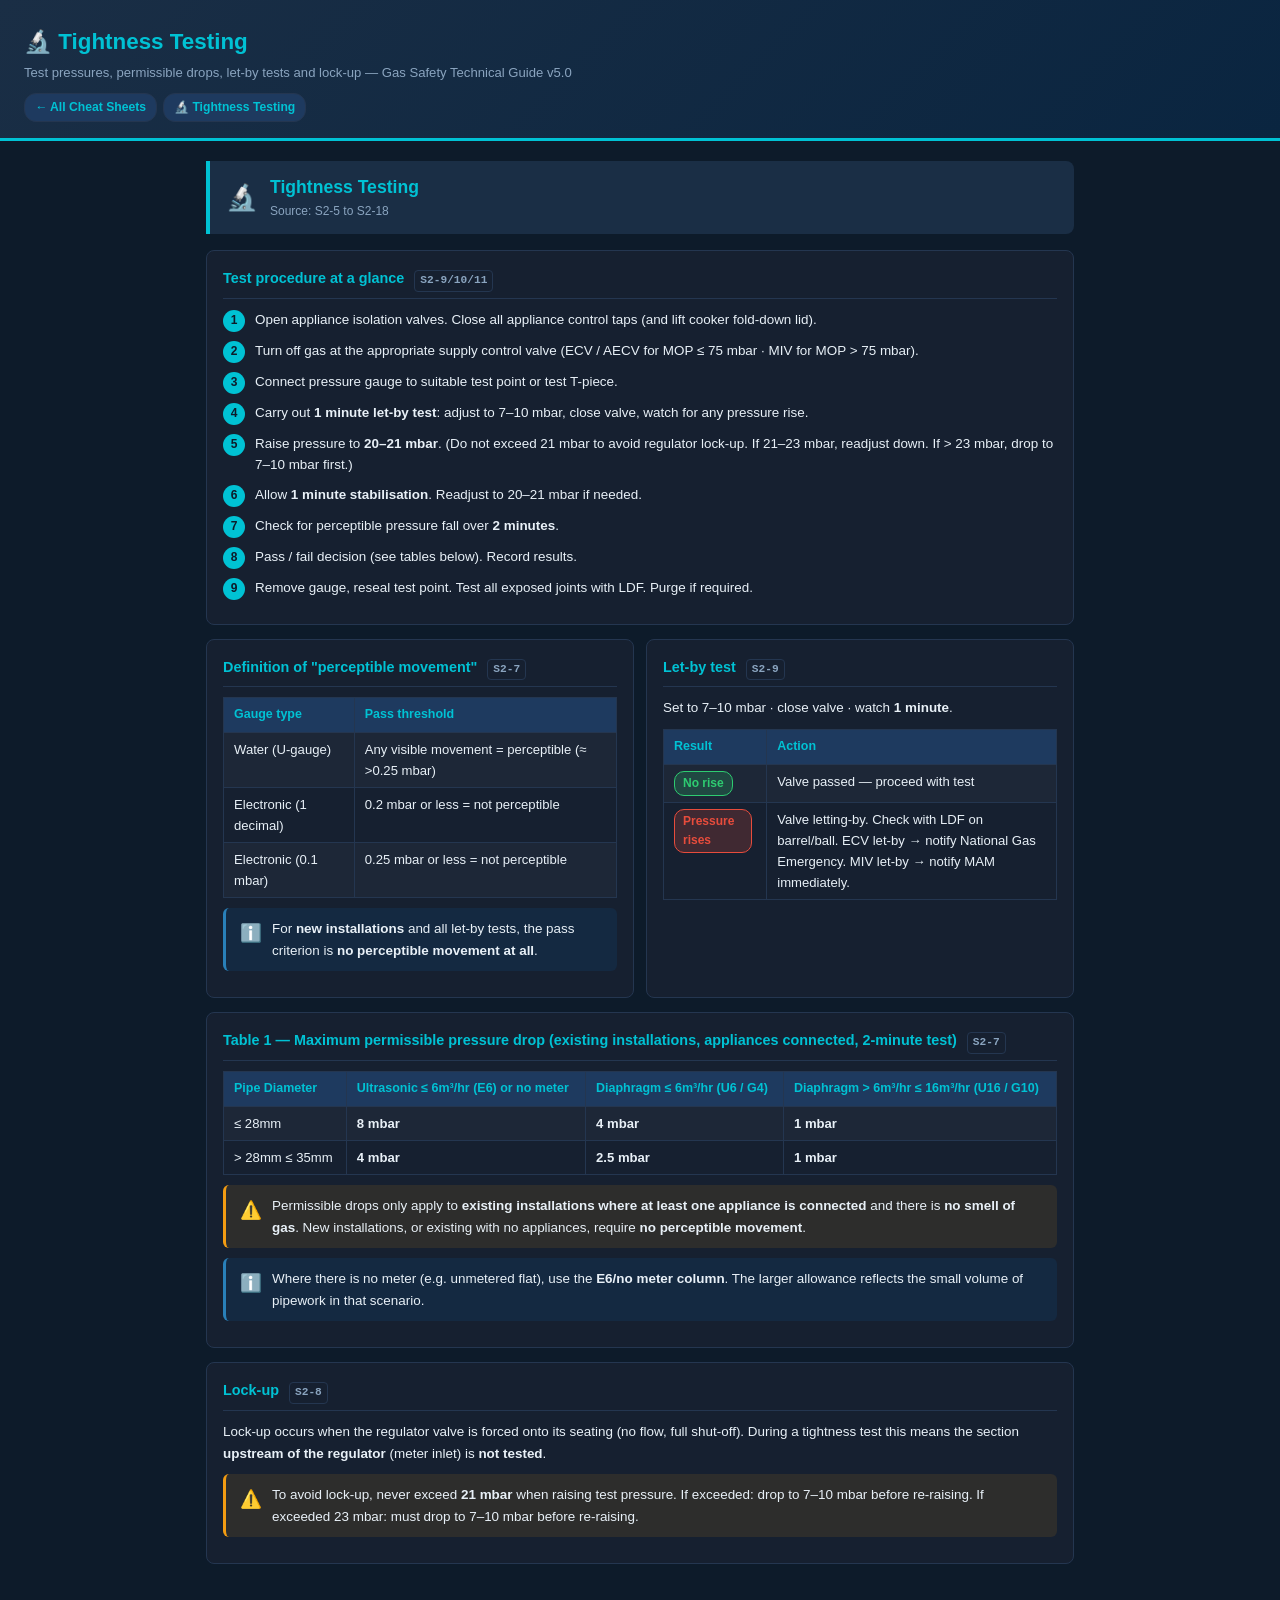
<file: cheatsheets/tightness-testing.html>
<!DOCTYPE html>
<html lang="en">
<head>
<meta charset="UTF-8">
<meta name="viewport" content="width=device-width, initial-scale=1.0">
<title>Tightness Testing — Gas Safety Cheat Sheet</title>
<style>
  :root {
    --navy: #0d1b2a;
    --navy-mid: #1a2e45;
    --cyan: #00c2d4;
    --cyan-dark: #009aaa;
    --text: #e8f0f7;
    --text-dim: #8aa4bf;
    --correct: #2ecc71;
    --warn: #f39c12;
    --danger: #e74c3c;
    --card: #162030;
    --border: #243650;
    --highlight: #1e3a5f;
  }

  * { box-sizing: border-box; margin: 0; padding: 0; }

  body {
    font-family: 'Segoe UI', Arial, sans-serif;
    background: var(--navy);
    color: var(--text);
    line-height: 1.6;
    font-size: 15px;
  }

  header {
    background: linear-gradient(135deg, var(--navy-mid), #0a2540);
    border-bottom: 3px solid var(--cyan);
    padding: 24px 24px 16px;
    position: sticky;
    top: 0;
    z-index: 100;
  }

  header h1 { font-size: 1.4rem; color: var(--cyan); font-weight: 700; }
  header p  { font-size: 0.82rem; color: var(--text-dim); margin-top: 2px; }

  nav {
    display: flex;
    flex-wrap: wrap;
    gap: 6px;
    margin-top: 10px;
  }

  nav a {
    background: var(--highlight);
    color: var(--cyan);
    text-decoration: none;
    padding: 4px 10px;
    border-radius: 12px;
    font-size: 0.76rem;
    font-weight: 600;
    border: 1px solid var(--border);
    transition: background 0.2s;
  }
  nav a:hover { background: var(--cyan); color: var(--navy); }

  main { max-width: 900px; margin: 0 auto; padding: 20px 16px 60px; }

  section { margin-bottom: 40px; }

  .section-header {
    display: flex;
    align-items: center;
    gap: 12px;
    background: var(--navy-mid);
    border-left: 4px solid var(--cyan);
    border-radius: 0 8px 8px 0;
    padding: 12px 16px;
    margin-bottom: 16px;
  }

  .section-header .icon { font-size: 1.6rem; }
  .section-header h2 { font-size: 1.1rem; color: var(--cyan); font-weight: 700; }
  .section-header .ref { font-size: 0.75rem; color: var(--text-dim); margin-top: 1px; }

  .card {
    background: var(--card);
    border: 1px solid var(--border);
    border-radius: 8px;
    padding: 16px;
    margin-bottom: 14px;
  }

  .card h3 {
    font-size: 0.9rem;
    font-weight: 700;
    color: var(--cyan);
    margin-bottom: 10px;
    padding-bottom: 6px;
    border-bottom: 1px solid var(--border);
  }

  .formula-box {
    background: var(--highlight);
    border: 1px solid var(--cyan-dark);
    border-radius: 6px;
    padding: 10px 14px;
    font-family: 'Courier New', monospace;
    font-size: 0.88rem;
    margin: 8px 0;
    color: #b8e0ff;
  }

  .formula-box .label {
    font-family: 'Segoe UI', Arial, sans-serif;
    font-size: 0.75rem;
    color: var(--text-dim);
    margin-bottom: 4px;
    text-transform: uppercase;
    letter-spacing: 0.5px;
  }

  table {
    width: 100%;
    border-collapse: collapse;
    font-size: 0.82rem;
    margin: 10px 0;
  }

  th {
    background: var(--highlight);
    color: var(--cyan);
    padding: 7px 10px;
    text-align: left;
    font-size: 0.78rem;
    font-weight: 600;
    border: 1px solid var(--border);
  }

  td {
    padding: 6px 10px;
    border: 1px solid var(--border);
    vertical-align: top;
  }

  tr:nth-child(even) td { background: rgba(255,255,255,0.03); }

  .worked {
    background: rgba(0,194,212,0.05);
    border: 1px solid rgba(0,194,212,0.25);
    border-radius: 6px;
    padding: 12px 14px;
    margin-top: 10px;
    font-size: 0.84rem;
  }

  .worked .title {
    font-size: 0.75rem;
    font-weight: 700;
    color: var(--cyan);
    text-transform: uppercase;
    letter-spacing: 0.5px;
    margin-bottom: 8px;
  }

  .worked code {
    display: block;
    font-family: 'Courier New', monospace;
    font-size: 0.83rem;
    color: #b8e0ff;
    line-height: 1.8;
    white-space: pre-wrap;
  }

  .worked .result {
    margin-top: 8px;
    color: var(--correct);
    font-weight: 700;
    font-family: 'Courier New', monospace;
  }

  .callout {
    border-radius: 6px;
    padding: 10px 14px;
    margin: 10px 0;
    font-size: 0.84rem;
    display: flex;
    gap: 10px;
    align-items: flex-start;
  }

  .callout.info  { background: rgba(0,122,212,0.1); border-left: 3px solid #2980b9; }
  .callout.warn  { background: rgba(243,156,18,0.1); border-left: 3px solid var(--warn); }
  .callout.danger { background: rgba(231,76,60,0.1); border-left: 3px solid var(--danger); }
  .callout.ok    { background: rgba(46,204,113,0.1); border-left: 3px solid var(--correct); }

  .callout .ico { font-size: 1.1rem; flex-shrink: 0; margin-top: 1px; }
  .callout p { margin: 0; }
  .callout strong { color: inherit; }

  .pill {
    display: inline-block;
    padding: 2px 8px;
    border-radius: 10px;
    font-size: 0.75rem;
    font-weight: 700;
    margin-right: 4px;
  }
  .pill.pass   { background: rgba(46,204,113,0.2); color: var(--correct); border: 1px solid var(--correct); }
  .pill.fail   { background: rgba(231,76,60,0.2); color: var(--danger); border: 1px solid var(--danger); }
  .pill.warn   { background: rgba(243,156,18,0.2); color: var(--warn); border: 1px solid var(--warn); }

  .two-col {
    display: grid;
    grid-template-columns: 1fr 1fr;
    gap: 12px;
  }

  @media (max-width: 600px) {
    .two-col { grid-template-columns: 1fr; }
  }

  .step {
    display: flex;
    gap: 10px;
    align-items: flex-start;
    margin-bottom: 8px;
    font-size: 0.84rem;
  }

  .step .num {
    background: var(--cyan);
    color: var(--navy);
    font-weight: 700;
    border-radius: 50%;
    width: 22px;
    height: 22px;
    display: flex;
    align-items: center;
    justify-content: center;
    font-size: 0.75rem;
    flex-shrink: 0;
    margin-top: 1px;
  }

  p { margin-bottom: 8px; font-size: 0.84rem; }
  ul { margin: 6px 0 6px 18px; font-size: 0.84rem; }
  li { margin-bottom: 3px; }

  .source-tag {
    display: inline-block;
    font-size: 0.7rem;
    color: var(--text-dim);
    border: 1px solid var(--border);
    border-radius: 4px;
    padding: 1px 5px;
    margin-left: 6px;
    font-family: monospace;
  }
</style>
</head>
<body>

<header>
  <h1>🔬 Tightness Testing</h1>
  <p>Test pressures, permissible drops, let-by tests and lock-up — Gas Safety Technical Guide v5.0</p>
  <nav>
    <a href="cheatsheets.html">← All Cheat Sheets</a>
    <a href="#tt">🔬 Tightness Testing</a>
  </nav>
</header>

<main>
<section id="tt">
  <div class="section-header">
    <span class="icon">🔬</span>
    <div>
      <h2>Tightness Testing</h2>
      <div class="ref">Source: S2-5 to S2-18</div>
    </div>
  </div>

  <div class="card">
    <h3>Test procedure at a glance <span class="source-tag">S2-9/10/11</span></h3>
    <div class="step"><span class="num">1</span><span>Open appliance isolation valves. Close all appliance control taps (and lift cooker fold-down lid).</span></div>
    <div class="step"><span class="num">2</span><span>Turn off gas at the appropriate supply control valve (ECV / AECV for MOP ≤ 75 mbar · MIV for MOP &gt; 75 mbar).</span></div>
    <div class="step"><span class="num">3</span><span>Connect pressure gauge to suitable test point or test T-piece.</span></div>
    <div class="step"><span class="num">4</span><span>Carry out <strong>1 minute let-by test</strong>: adjust to 7–10 mbar, close valve, watch for any pressure rise.</span></div>
    <div class="step"><span class="num">5</span><span>Raise pressure to <strong>20–21 mbar</strong>. (Do not exceed 21 mbar to avoid regulator lock-up. If 21–23 mbar, readjust down. If &gt; 23 mbar, drop to 7–10 mbar first.)</span></div>
    <div class="step"><span class="num">6</span><span>Allow <strong>1 minute stabilisation</strong>. Readjust to 20–21 mbar if needed.</span></div>
    <div class="step"><span class="num">7</span><span>Check for perceptible pressure fall over <strong>2 minutes</strong>.</span></div>
    <div class="step"><span class="num">8</span><span>Pass / fail decision (see tables below). Record results.</span></div>
    <div class="step"><span class="num">9</span><span>Remove gauge, reseal test point. Test all exposed joints with LDF. Purge if required.</span></div>
  </div>

  <div class="two-col">
    <div class="card">
      <h3>Definition of "perceptible movement" <span class="source-tag">S2-7</span></h3>
      <table>
        <tr><th>Gauge type</th><th>Pass threshold</th></tr>
        <tr><td>Water (U-gauge)</td><td>Any visible movement = perceptible (≈ &gt;0.25 mbar)</td></tr>
        <tr><td>Electronic (1 decimal)</td><td>0.2 mbar or less = not perceptible</td></tr>
        <tr><td>Electronic (0.1 mbar)</td><td>0.25 mbar or less = not perceptible</td></tr>
      </table>
      <div class="callout info" style="margin-top:8px">
        <span class="ico">ℹ️</span>
        <p>For <strong>new installations</strong> and all let-by tests, the pass criterion is <strong>no perceptible movement at all</strong>.</p>
      </div>
    </div>

    <div class="card">
      <h3>Let-by test <span class="source-tag">S2-9</span></h3>
      <p>Set to 7–10 mbar · close valve · watch <strong>1 minute</strong>.</p>
      <table>
        <tr><th>Result</th><th>Action</th></tr>
        <tr><td><span class="pill pass">No rise</span></td><td>Valve passed — proceed with test</td></tr>
        <tr><td><span class="pill fail">Pressure rises</span></td><td>Valve letting-by. Check with LDF on barrel/ball. ECV let-by → notify National Gas Emergency. MIV let-by → notify MAM immediately.</td></tr>
      </table>
    </div>
  </div>

  <div class="card">
    <h3>Table 1 — Maximum permissible pressure drop (existing installations, appliances connected, 2-minute test) <span class="source-tag">S2-7</span></h3>
    <table>
      <tr>
        <th>Pipe Diameter</th>
        <th>Ultrasonic ≤ 6m³/hr (E6) or no meter</th>
        <th>Diaphragm ≤ 6m³/hr (U6 / G4)</th>
        <th>Diaphragm &gt; 6m³/hr ≤ 16m³/hr (U16 / G10)</th>
      </tr>
      <tr>
        <td>≤ 28mm</td>
        <td><strong>8 mbar</strong></td>
        <td><strong>4 mbar</strong></td>
        <td><strong>1 mbar</strong></td>
      </tr>
      <tr>
        <td>&gt; 28mm ≤ 35mm</td>
        <td><strong>4 mbar</strong></td>
        <td><strong>2.5 mbar</strong></td>
        <td><strong>1 mbar</strong></td>
      </tr>
    </table>
    <div class="callout warn" style="margin-top:8px">
      <span class="ico">⚠️</span>
      <p>Permissible drops only apply to <strong>existing installations where at least one appliance is connected</strong> and there is <strong>no smell of gas</strong>. New installations, or existing with no appliances, require <strong>no perceptible movement</strong>.</p>
    </div>
    <div class="callout info" style="margin-top:6px">
      <span class="ico">ℹ️</span>
      <p>Where there is no meter (e.g. unmetered flat), use the <strong>E6/no meter column</strong>. The larger allowance reflects the small volume of pipework in that scenario.</p>
    </div>
  </div>

  <div class="card">
    <h3>Lock-up <span class="source-tag">S2-8</span></h3>
    <p>Lock-up occurs when the regulator valve is forced onto its seating (no flow, full shut-off). During a tightness test this means the section <strong>upstream of the regulator</strong> (meter inlet) is <strong>not tested</strong>.</p>
    <div class="callout warn">
      <span class="ico">⚠️</span>
      <p>To avoid lock-up, never exceed <strong>21 mbar</strong> when raising test pressure. If exceeded: drop to 7–10 mbar before re-raising. If exceeded 23 mbar: must drop to 7–10 mbar before re-raising.</p>
    </div>
  </div>
</section>
</main>

</body>
</html>
</file>
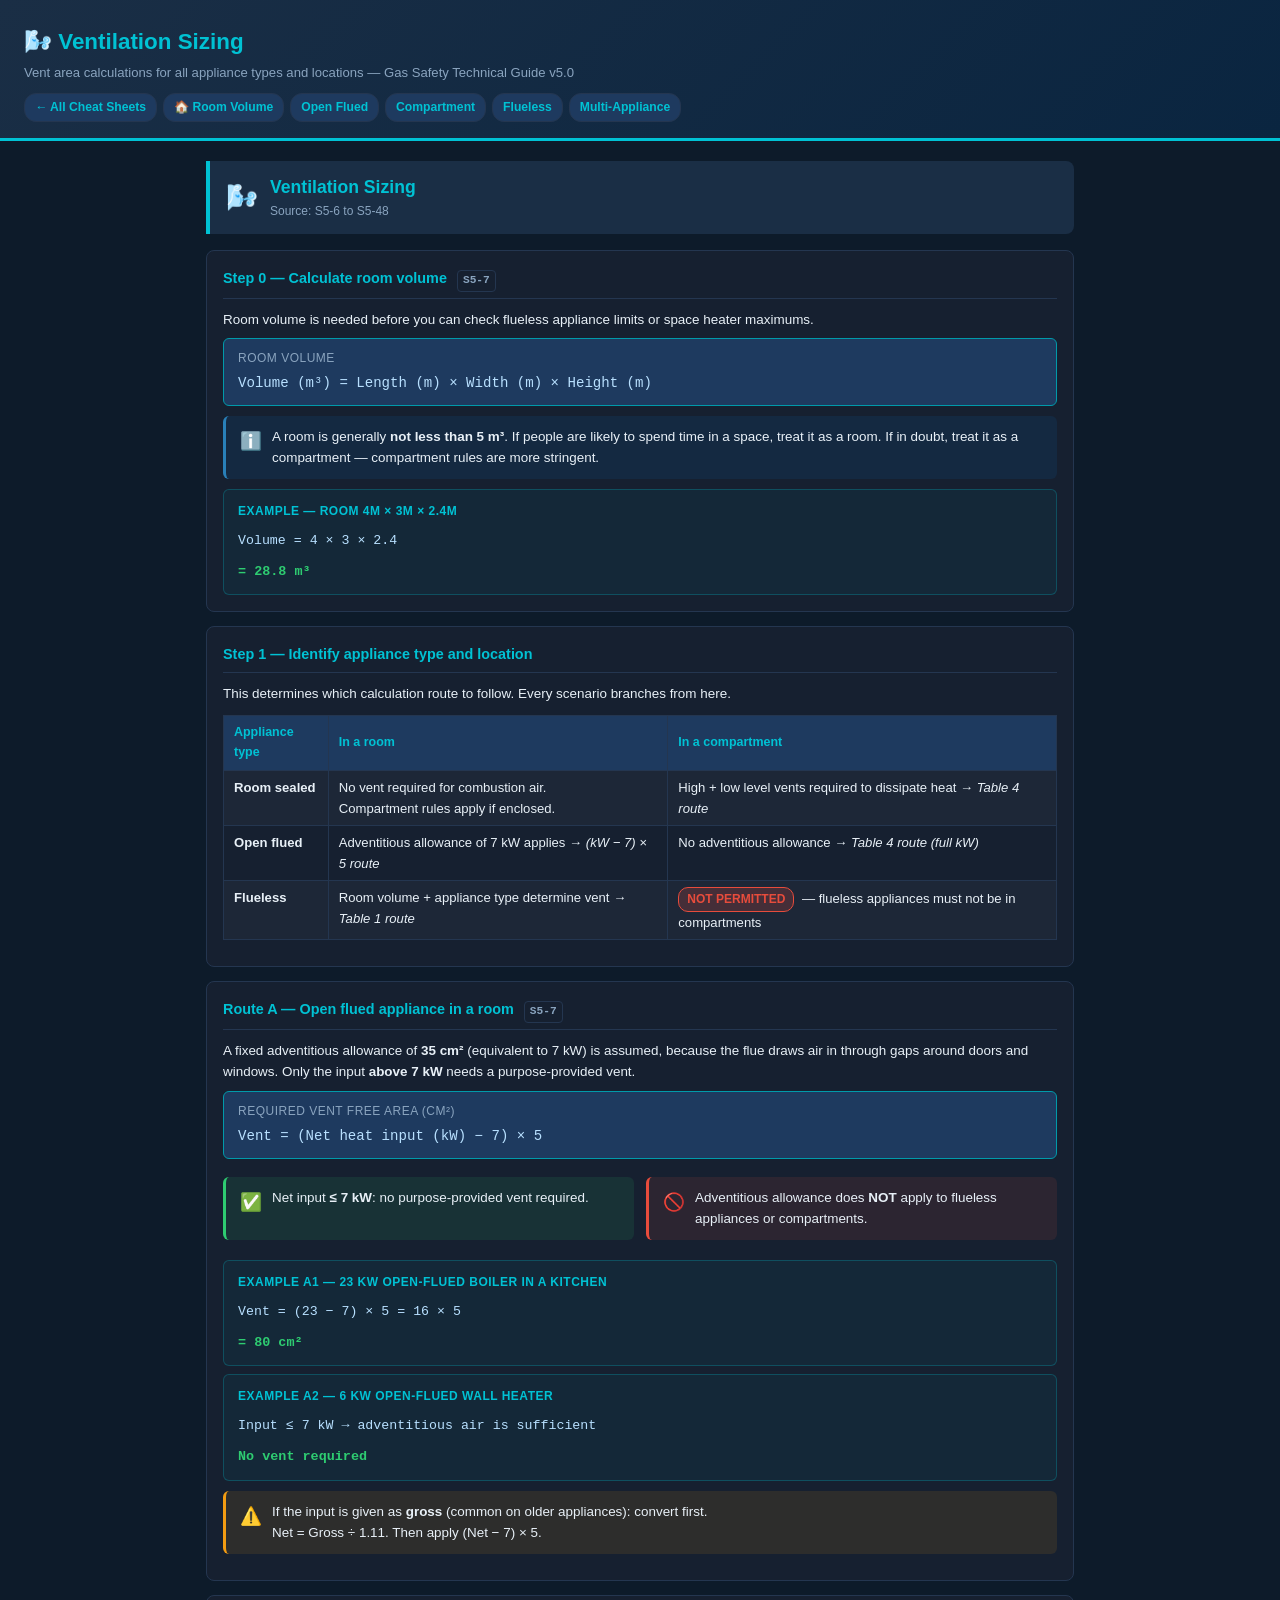
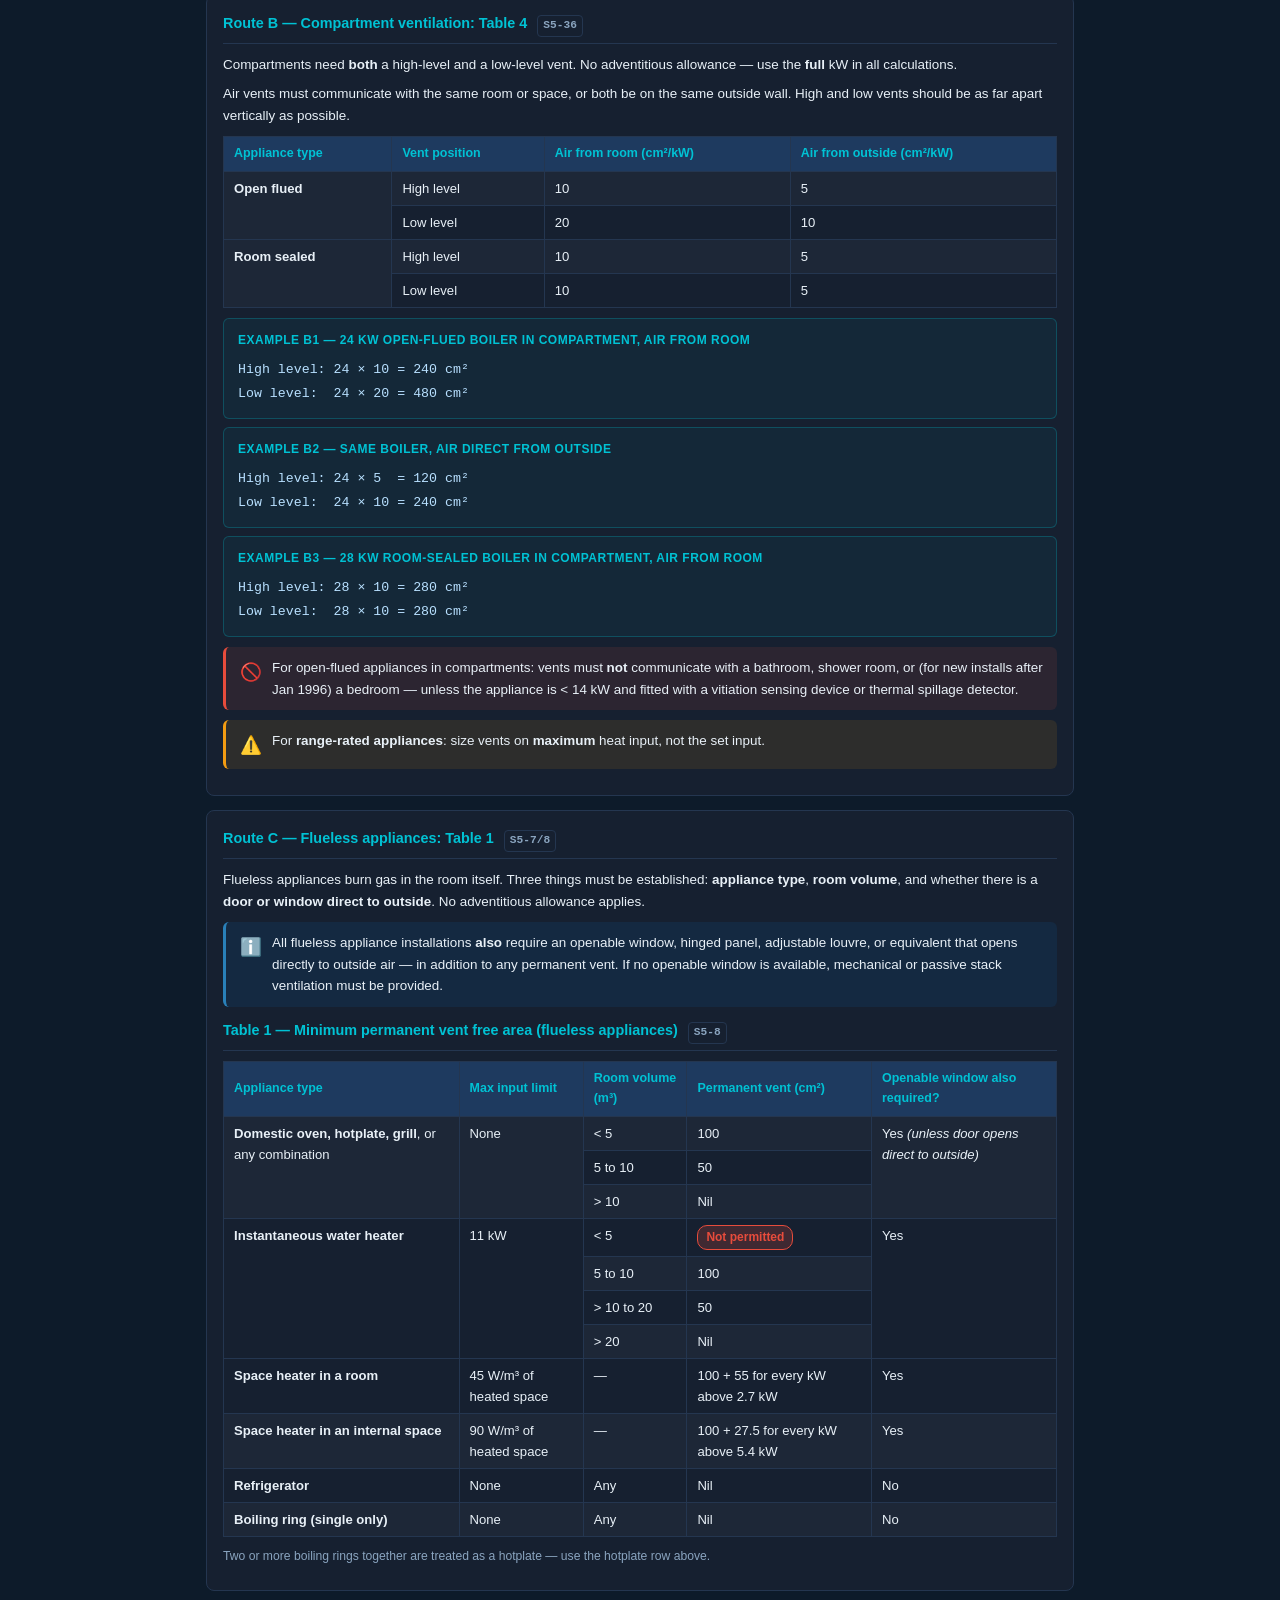
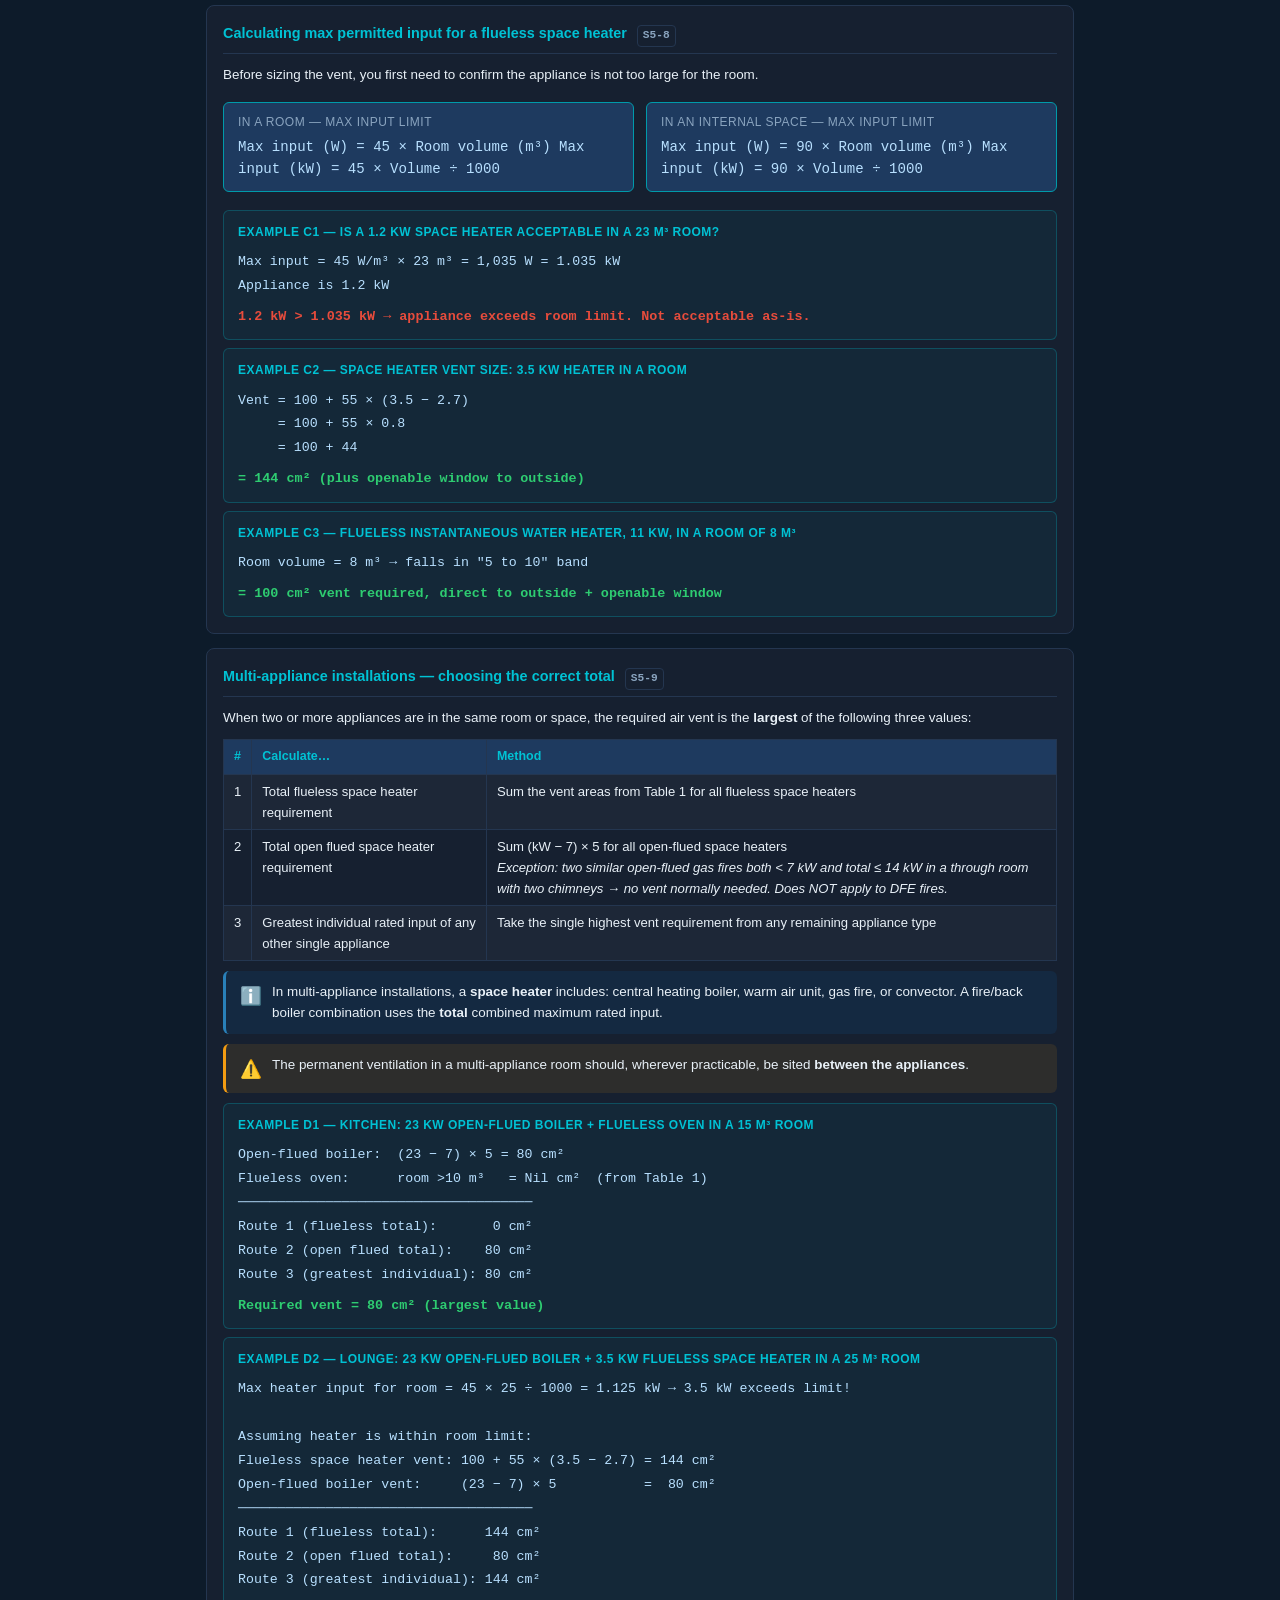
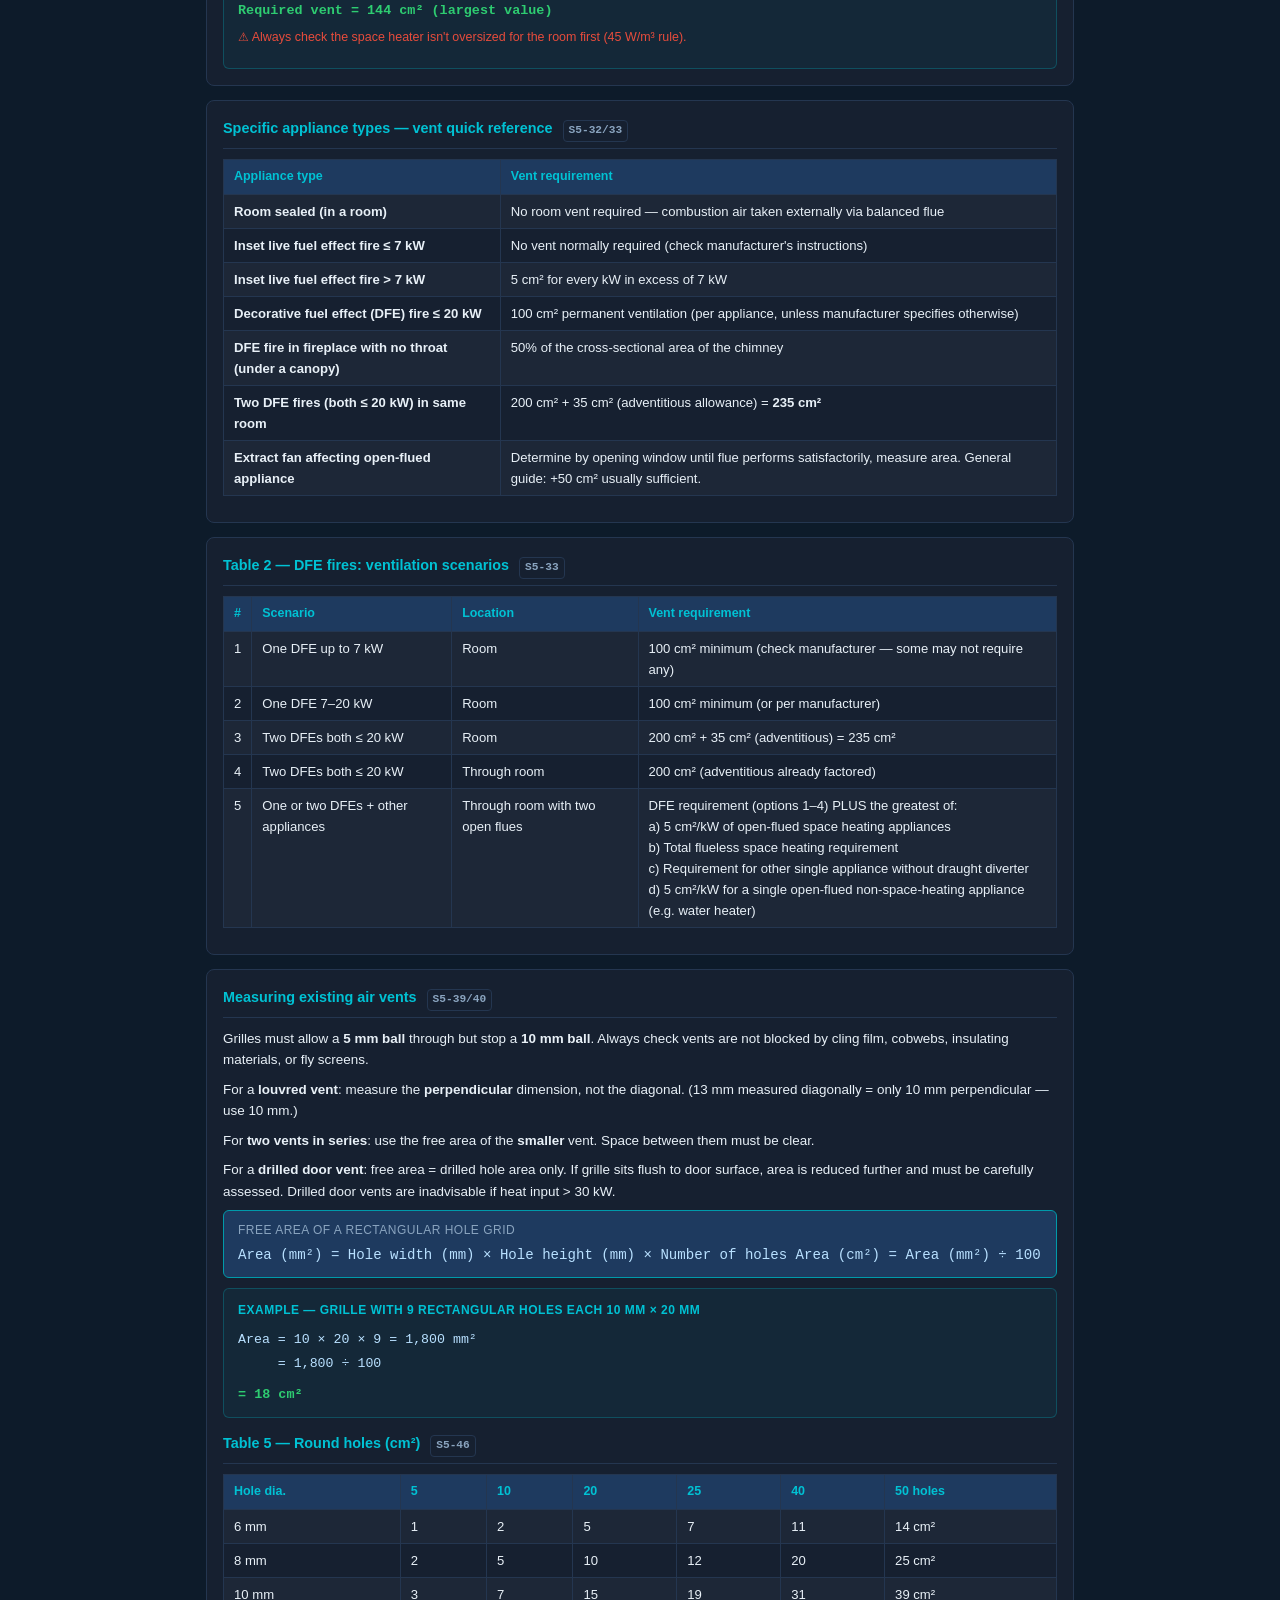
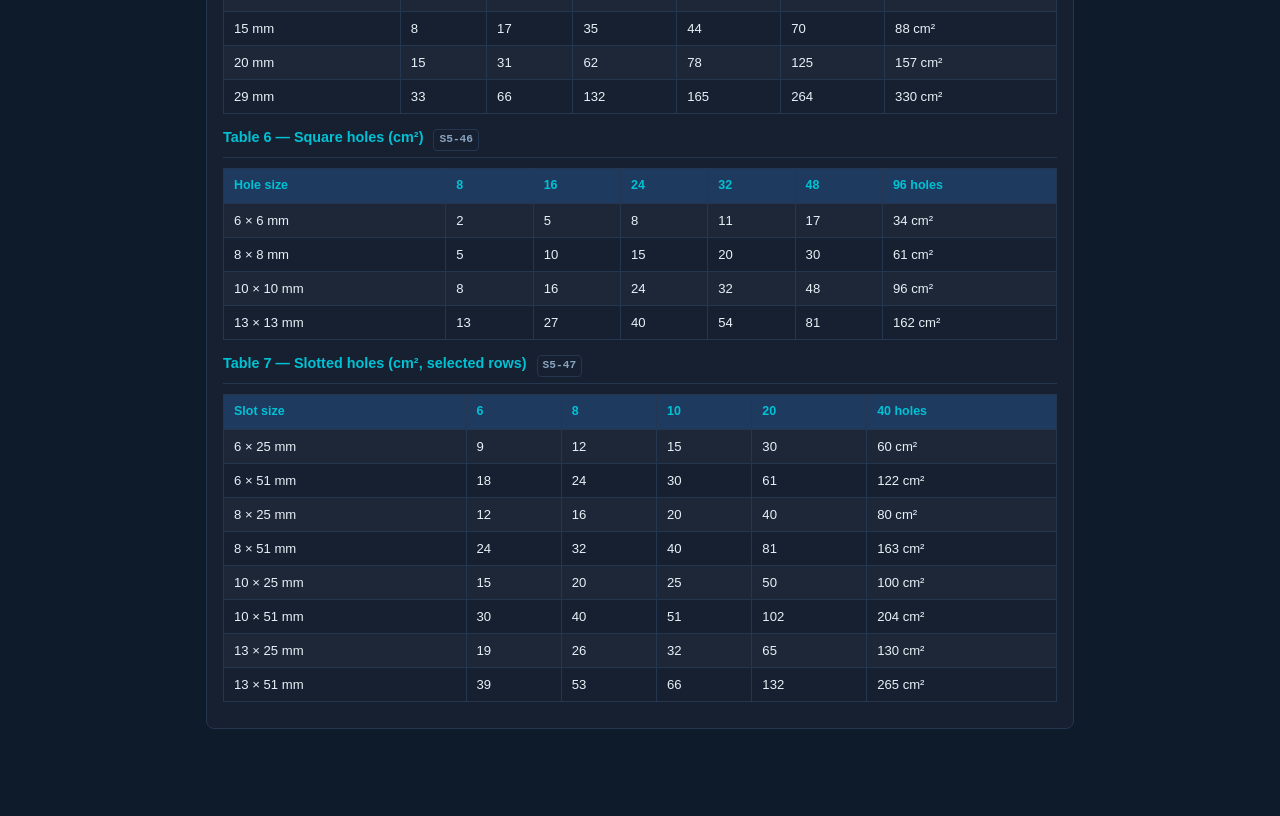
<file: cheatsheets/ventilation-sizing.html>
<!DOCTYPE html>
<html lang="en">
<head>
<meta charset="UTF-8">
<meta name="viewport" content="width=device-width, initial-scale=1.0">
<title>Ventilation Sizing — Gas Safety Cheat Sheet</title>
<style>
  :root {
    --navy: #0d1b2a;
    --navy-mid: #1a2e45;
    --cyan: #00c2d4;
    --cyan-dark: #009aaa;
    --text: #e8f0f7;
    --text-dim: #8aa4bf;
    --correct: #2ecc71;
    --warn: #f39c12;
    --danger: #e74c3c;
    --card: #162030;
    --border: #243650;
    --highlight: #1e3a5f;
  }

  * { box-sizing: border-box; margin: 0; padding: 0; }

  body {
    font-family: 'Segoe UI', Arial, sans-serif;
    background: var(--navy);
    color: var(--text);
    line-height: 1.6;
    font-size: 15px;
  }

  header {
    background: linear-gradient(135deg, var(--navy-mid), #0a2540);
    border-bottom: 3px solid var(--cyan);
    padding: 24px 24px 16px;
    position: sticky;
    top: 0;
    z-index: 100;
  }

  header h1 { font-size: 1.4rem; color: var(--cyan); font-weight: 700; }
  header p  { font-size: 0.82rem; color: var(--text-dim); margin-top: 2px; }

  nav {
    display: flex;
    flex-wrap: wrap;
    gap: 6px;
    margin-top: 10px;
  }

  nav a {
    background: var(--highlight);
    color: var(--cyan);
    text-decoration: none;
    padding: 4px 10px;
    border-radius: 12px;
    font-size: 0.76rem;
    font-weight: 600;
    border: 1px solid var(--border);
    transition: background 0.2s;
  }
  nav a:hover { background: var(--cyan); color: var(--navy); }

  main { max-width: 900px; margin: 0 auto; padding: 20px 16px 60px; }

  section { margin-bottom: 40px; }

  .section-header {
    display: flex;
    align-items: center;
    gap: 12px;
    background: var(--navy-mid);
    border-left: 4px solid var(--cyan);
    border-radius: 0 8px 8px 0;
    padding: 12px 16px;
    margin-bottom: 16px;
  }

  .section-header .icon { font-size: 1.6rem; }
  .section-header h2 { font-size: 1.1rem; color: var(--cyan); font-weight: 700; }
  .section-header .ref { font-size: 0.75rem; color: var(--text-dim); margin-top: 1px; }

  .card {
    background: var(--card);
    border: 1px solid var(--border);
    border-radius: 8px;
    padding: 16px;
    margin-bottom: 14px;
  }

  .card h3 {
    font-size: 0.9rem;
    font-weight: 700;
    color: var(--cyan);
    margin-bottom: 10px;
    padding-bottom: 6px;
    border-bottom: 1px solid var(--border);
  }

  .formula-box {
    background: var(--highlight);
    border: 1px solid var(--cyan-dark);
    border-radius: 6px;
    padding: 10px 14px;
    font-family: 'Courier New', monospace;
    font-size: 0.88rem;
    margin: 8px 0;
    color: #b8e0ff;
  }

  .formula-box .label {
    font-family: 'Segoe UI', Arial, sans-serif;
    font-size: 0.75rem;
    color: var(--text-dim);
    margin-bottom: 4px;
    text-transform: uppercase;
    letter-spacing: 0.5px;
  }

  table {
    width: 100%;
    border-collapse: collapse;
    font-size: 0.82rem;
    margin: 10px 0;
  }

  th {
    background: var(--highlight);
    color: var(--cyan);
    padding: 7px 10px;
    text-align: left;
    font-size: 0.78rem;
    font-weight: 600;
    border: 1px solid var(--border);
  }

  td {
    padding: 6px 10px;
    border: 1px solid var(--border);
    vertical-align: top;
  }

  tr:nth-child(even) td { background: rgba(255,255,255,0.03); }

  .worked {
    background: rgba(0,194,212,0.05);
    border: 1px solid rgba(0,194,212,0.25);
    border-radius: 6px;
    padding: 12px 14px;
    margin-top: 10px;
    font-size: 0.84rem;
  }

  .worked .title {
    font-size: 0.75rem;
    font-weight: 700;
    color: var(--cyan);
    text-transform: uppercase;
    letter-spacing: 0.5px;
    margin-bottom: 8px;
  }

  .worked code {
    display: block;
    font-family: 'Courier New', monospace;
    font-size: 0.83rem;
    color: #b8e0ff;
    line-height: 1.8;
    white-space: pre-wrap;
  }

  .worked .result {
    margin-top: 8px;
    color: var(--correct);
    font-weight: 700;
    font-family: 'Courier New', monospace;
  }

  .callout {
    border-radius: 6px;
    padding: 10px 14px;
    margin: 10px 0;
    font-size: 0.84rem;
    display: flex;
    gap: 10px;
    align-items: flex-start;
  }

  .callout.info  { background: rgba(0,122,212,0.1); border-left: 3px solid #2980b9; }
  .callout.warn  { background: rgba(243,156,18,0.1); border-left: 3px solid var(--warn); }
  .callout.danger { background: rgba(231,76,60,0.1); border-left: 3px solid var(--danger); }
  .callout.ok    { background: rgba(46,204,113,0.1); border-left: 3px solid var(--correct); }

  .callout .ico { font-size: 1.1rem; flex-shrink: 0; margin-top: 1px; }
  .callout p { margin: 0; }
  .callout strong { color: inherit; }

  .pill {
    display: inline-block;
    padding: 2px 8px;
    border-radius: 10px;
    font-size: 0.75rem;
    font-weight: 700;
    margin-right: 4px;
  }
  .pill.pass   { background: rgba(46,204,113,0.2); color: var(--correct); border: 1px solid var(--correct); }
  .pill.fail   { background: rgba(231,76,60,0.2); color: var(--danger); border: 1px solid var(--danger); }
  .pill.warn   { background: rgba(243,156,18,0.2); color: var(--warn); border: 1px solid var(--warn); }

  .two-col {
    display: grid;
    grid-template-columns: 1fr 1fr;
    gap: 12px;
  }

  @media (max-width: 600px) {
    .two-col { grid-template-columns: 1fr; }
  }

  .step {
    display: flex;
    gap: 10px;
    align-items: flex-start;
    margin-bottom: 8px;
    font-size: 0.84rem;
  }

  .step .num {
    background: var(--cyan);
    color: var(--navy);
    font-weight: 700;
    border-radius: 50%;
    width: 22px;
    height: 22px;
    display: flex;
    align-items: center;
    justify-content: center;
    font-size: 0.75rem;
    flex-shrink: 0;
    margin-top: 1px;
  }

  p { margin-bottom: 8px; font-size: 0.84rem; }
  ul { margin: 6px 0 6px 18px; font-size: 0.84rem; }
  li { margin-bottom: 3px; }

  .source-tag {
    display: inline-block;
    font-size: 0.7rem;
    color: var(--text-dim);
    border: 1px solid var(--border);
    border-radius: 4px;
    padding: 1px 5px;
    margin-left: 6px;
    font-family: monospace;
  }
</style>
</head>
<body>

<header>
  <h1>🌬️ Ventilation Sizing</h1>
  <p>Vent area calculations for all appliance types and locations — Gas Safety Technical Guide v5.0</p>
  <nav>
    <a href="cheatsheets.html">← All Cheat Sheets</a>
    <a href="#vent-step0">🏠 Room Volume</a>
    <a href="#vent-routeA">Open Flued</a>
    <a href="#vent-routeB">Compartment</a>
    <a href="#vent-routeC">Flueless</a>
    <a href="#vent-multi">Multi-Appliance</a>
  </nav>
</header>

<main>
<section id="vent">
  <div class="section-header">
    <span class="icon">🌬️</span>
    <div>
      <h2>Ventilation Sizing</h2>
      <div class="ref">Source: S5-6 to S5-48</div>
    </div>
  </div>

  <!-- STEP 0: Room Volume -->
  <div class="card">
    <h3>Step 0 — Calculate room volume <span class="source-tag">S5-7</span></h3>
    <p>Room volume is needed before you can check flueless appliance limits or space heater maximums.</p>
    <div class="formula-box">
      <div class="label">Room Volume</div>
      Volume (m³) = Length (m) × Width (m) × Height (m)
    </div>
    <div class="callout info">
      <span class="ico">ℹ️</span>
      <p>A room is generally <strong>not less than 5 m³</strong>. If people are likely to spend time in a space, treat it as a room. If in doubt, treat it as a compartment — compartment rules are more stringent.</p>
    </div>
    <div class="worked">
      <div class="title">Example — room 4m × 3m × 2.4m</div>
      <code>Volume = 4 × 3 × 2.4</code>
      <div class="result">= 28.8 m³</div>
    </div>
  </div>

  <!-- STEP 1: Decision flowchart -->
  <div class="card">
    <h3>Step 1 — Identify appliance type and location</h3>
    <p>This determines which calculation route to follow. Every scenario branches from here.</p>
    <table>
      <tr><th>Appliance type</th><th>In a room</th><th>In a compartment</th></tr>
      <tr>
        <td><strong>Room sealed</strong></td>
        <td>No vent required for combustion air.<br>Compartment rules apply if enclosed.</td>
        <td>High + low level vents required to dissipate heat → <em>Table 4 route</em></td>
      </tr>
      <tr>
        <td><strong>Open flued</strong></td>
        <td>Adventitious allowance of 7 kW applies → <em>(kW − 7) × 5 route</em></td>
        <td>No adventitious allowance → <em>Table 4 route (full kW)</em></td>
      </tr>
      <tr>
        <td><strong>Flueless</strong></td>
        <td>Room volume + appliance type determine vent → <em>Table 1 route</em></td>
        <td><span class="pill fail">NOT PERMITTED</span> — flueless appliances must not be in compartments</td>
      </tr>
    </table>
  </div>

  <!-- ROUTE A: Open flued in a room -->
  <div class="card">
    <h3>Route A — Open flued appliance in a room <span class="source-tag">S5-7</span></h3>
    <p>A fixed adventitious allowance of <strong>35 cm²</strong> (equivalent to 7 kW) is assumed, because the flue draws air in through gaps around doors and windows. Only the input <strong>above 7 kW</strong> needs a purpose-provided vent.</p>

    <div class="formula-box">
      <div class="label">Required vent free area (cm²)</div>
      Vent = (Net heat input (kW) − 7) × 5
    </div>

    <div class="two-col">
      <div class="callout ok">
        <span class="ico">✅</span>
        <p>Net input <strong>≤ 7 kW</strong>: no purpose-provided vent required.</p>
      </div>
      <div class="callout danger">
        <span class="ico">🚫</span>
        <p>Adventitious allowance does <strong>NOT</strong> apply to flueless appliances or compartments.</p>
      </div>
    </div>

    <div class="worked">
      <div class="title">Example A1 — 23 kW open-flued boiler in a kitchen</div>
      <code>Vent = (23 − 7) × 5 = 16 × 5</code>
      <div class="result">= 80 cm²</div>
    </div>

    <div class="worked" style="margin-top:8px">
      <div class="title">Example A2 — 6 kW open-flued wall heater</div>
      <code>Input ≤ 7 kW → adventitious air is sufficient</code>
      <div class="result">No vent required</div>
    </div>

    <div class="callout warn" style="margin-top:10px">
      <span class="ico">⚠️</span>
      <p>If the input is given as <strong>gross</strong> (common on older appliances): convert first.<br>Net = Gross ÷ 1.11. Then apply (Net − 7) × 5.</p>
    </div>
  </div>

  <!-- ROUTE B: Compartment ventilation -->
  <div class="card">
    <h3>Route B — Compartment ventilation: Table 4 <span class="source-tag">S5-36</span></h3>
    <p>Compartments need <strong>both</strong> a high-level and a low-level vent. No adventitious allowance — use the <strong>full</strong> kW in all calculations.</p>
    <p>Air vents must communicate with the same room or space, or both be on the same outside wall. High and low vents should be as far apart vertically as possible.</p>

    <table>
      <tr>
        <th>Appliance type</th>
        <th>Vent position</th>
        <th>Air from room (cm²/kW)</th>
        <th>Air from outside (cm²/kW)</th>
      </tr>
      <tr><td rowspan="2"><strong>Open flued</strong></td><td>High level</td><td>10</td><td>5</td></tr>
      <tr><td>Low level</td><td>20</td><td>10</td></tr>
      <tr><td rowspan="2"><strong>Room sealed</strong></td><td>High level</td><td>10</td><td>5</td></tr>
      <tr><td>Low level</td><td>10</td><td>5</td></tr>
    </table>

    <div class="worked" style="margin-top:10px">
      <div class="title">Example B1 — 24 kW open-flued boiler in compartment, air from room</div>
      <code>High level: 24 × 10 = 240 cm²
Low level:  24 × 20 = 480 cm²</code>
    </div>
    <div class="worked" style="margin-top:8px">
      <div class="title">Example B2 — same boiler, air direct from outside</div>
      <code>High level: 24 × 5  = 120 cm²
Low level:  24 × 10 = 240 cm²</code>
    </div>
    <div class="worked" style="margin-top:8px">
      <div class="title">Example B3 — 28 kW room-sealed boiler in compartment, air from room</div>
      <code>High level: 28 × 10 = 280 cm²
Low level:  28 × 10 = 280 cm²</code>
    </div>

    <div class="callout danger" style="margin-top:10px">
      <span class="ico">🚫</span>
      <p>For open-flued appliances in compartments: vents must <strong>not</strong> communicate with a bathroom, shower room, or (for new installs after Jan 1996) a bedroom — unless the appliance is &lt; 14 kW and fitted with a vitiation sensing device or thermal spillage detector.</p>
    </div>
    <div class="callout warn">
      <span class="ico">⚠️</span>
      <p>For <strong>range-rated appliances</strong>: size vents on <strong>maximum</strong> heat input, not the set input.</p>
    </div>
  </div>

  <!-- ROUTE C: Flueless appliances -->
  <div class="card">
    <h3>Route C — Flueless appliances: Table 1 <span class="source-tag">S5-7/8</span></h3>
    <p>Flueless appliances burn gas in the room itself. Three things must be established: <strong>appliance type</strong>, <strong>room volume</strong>, and whether there is a <strong>door or window direct to outside</strong>. No adventitious allowance applies.</p>

    <div class="callout info">
      <span class="ico">ℹ️</span>
      <p>All flueless appliance installations <strong>also</strong> require an openable window, hinged panel, adjustable louvre, or equivalent that opens directly to outside air — in addition to any permanent vent. If no openable window is available, mechanical or passive stack ventilation must be provided.</p>
    </div>

    <h3 style="margin-top:12px">Table 1 — Minimum permanent vent free area (flueless appliances) <span class="source-tag">S5-8</span></h3>
    <table>
      <tr>
        <th>Appliance type</th>
        <th>Max input limit</th>
        <th>Room volume (m³)</th>
        <th>Permanent vent (cm²)</th>
        <th>Openable window also required?</th>
      </tr>
      <tr>
        <td rowspan="3"><strong>Domestic oven, hotplate, grill</strong>, or any combination</td>
        <td rowspan="3">None</td>
        <td>&lt; 5</td>
        <td>100</td>
        <td rowspan="3">Yes <em>(unless door opens direct to outside)</em></td>
      </tr>
      <tr><td>5 to 10</td><td>50</td></tr>
      <tr><td>&gt; 10</td><td>Nil</td></tr>
      <tr>
        <td rowspan="4"><strong>Instantaneous water heater</strong></td>
        <td rowspan="4">11 kW</td>
        <td>&lt; 5</td>
        <td><span class="pill fail">Not permitted</span></td>
        <td rowspan="4">Yes</td>
      </tr>
      <tr><td>5 to 10</td><td>100</td></tr>
      <tr><td>&gt; 10 to 20</td><td>50</td></tr>
      <tr><td>&gt; 20</td><td>Nil</td></tr>
      <tr>
        <td><strong>Space heater in a room</strong></td>
        <td>45 W/m³ of heated space</td>
        <td>—</td>
        <td>100 + 55 for every kW above 2.7 kW</td>
        <td>Yes</td>
      </tr>
      <tr>
        <td><strong>Space heater in an internal space</strong></td>
        <td>90 W/m³ of heated space</td>
        <td>—</td>
        <td>100 + 27.5 for every kW above 5.4 kW</td>
        <td>Yes</td>
      </tr>
      <tr>
        <td><strong>Refrigerator</strong></td>
        <td>None</td>
        <td>Any</td>
        <td>Nil</td>
        <td>No</td>
      </tr>
      <tr>
        <td><strong>Boiling ring (single only)</strong></td>
        <td>None</td>
        <td>Any</td>
        <td>Nil</td>
        <td>No</td>
      </tr>
    </table>
    <p style="font-size:0.76rem;color:var(--text-dim);margin-top:6px;">Two or more boiling rings together are treated as a hotplate — use the hotplate row above.</p>
  </div>

  <!-- Space heater max input calc -->
  <div class="card">
    <h3>Calculating max permitted input for a flueless space heater <span class="source-tag">S5-8</span></h3>
    <p>Before sizing the vent, you first need to confirm the appliance is not too large for the room.</p>

    <div class="two-col">
      <div class="formula-box">
        <div class="label">In a room — max input limit</div>
        Max input (W) = 45 × Room volume (m³)
        Max input (kW) = 45 × Volume ÷ 1000
      </div>
      <div class="formula-box">
        <div class="label">In an internal space — max input limit</div>
        Max input (W) = 90 × Room volume (m³)
        Max input (kW) = 90 × Volume ÷ 1000
      </div>
    </div>

    <div class="worked">
      <div class="title">Example C1 — Is a 1.2 kW space heater acceptable in a 23 m³ room?</div>
      <code>Max input = 45 W/m³ × 23 m³ = 1,035 W = 1.035 kW
Appliance is 1.2 kW</code>
      <div class="result" style="color:var(--danger)">1.2 kW &gt; 1.035 kW → appliance exceeds room limit. Not acceptable as-is.</div>
    </div>

    <div class="worked" style="margin-top:8px">
      <div class="title">Example C2 — Space heater vent size: 3.5 kW heater in a room</div>
      <code>Vent = 100 + 55 × (3.5 − 2.7)
     = 100 + 55 × 0.8
     = 100 + 44</code>
      <div class="result">= 144 cm² (plus openable window to outside)</div>
    </div>

    <div class="worked" style="margin-top:8px">
      <div class="title">Example C3 — Flueless instantaneous water heater, 11 kW, in a room of 8 m³</div>
      <code>Room volume = 8 m³ → falls in "5 to 10" band</code>
      <div class="result">= 100 cm² vent required, direct to outside + openable window</div>
    </div>
  </div>

  <!-- Multi-appliance -->
  <div class="card">
    <h3>Multi-appliance installations — choosing the correct total <span class="source-tag">S5-9</span></h3>
    <p>When two or more appliances are in the same room or space, the required air vent is the <strong>largest</strong> of the following three values:</p>

    <table>
      <tr><th>#</th><th>Calculate…</th><th>Method</th></tr>
      <tr>
        <td>1</td>
        <td>Total flueless space heater requirement</td>
        <td>Sum the vent areas from Table 1 for all flueless space heaters</td>
      </tr>
      <tr>
        <td>2</td>
        <td>Total open flued space heater requirement</td>
        <td>Sum (kW − 7) × 5 for all open-flued space heaters<br><em>Exception: two similar open-flued gas fires both &lt; 7 kW and total ≤ 14 kW in a through room with two chimneys → no vent normally needed. Does NOT apply to DFE fires.</em></td>
      </tr>
      <tr>
        <td>3</td>
        <td>Greatest individual rated input of any other single appliance</td>
        <td>Take the single highest vent requirement from any remaining appliance type</td>
      </tr>
    </table>

    <div class="callout info" style="margin-top:10px">
      <span class="ico">ℹ️</span>
      <p>In multi-appliance installations, a <strong>space heater</strong> includes: central heating boiler, warm air unit, gas fire, or convector. A fire/back boiler combination uses the <strong>total</strong> combined maximum rated input.</p>
    </div>
    <div class="callout warn">
      <span class="ico">⚠️</span>
      <p>The permanent ventilation in a multi-appliance room should, wherever practicable, be sited <strong>between the appliances</strong>.</p>
    </div>

    <div class="worked">
      <div class="title">Example D1 — Kitchen: 23 kW open-flued boiler + flueless oven in a 15 m³ room</div>
      <code>Open-flued boiler:  (23 − 7) × 5 = 80 cm²
Flueless oven:      room &gt;10 m³   = Nil cm²  (from Table 1)
─────────────────────────────────────
Route 1 (flueless total):       0 cm²
Route 2 (open flued total):    80 cm²
Route 3 (greatest individual): 80 cm²</code>
      <div class="result">Required vent = 80 cm² (largest value)</div>
    </div>

    <div class="worked" style="margin-top:8px">
      <div class="title">Example D2 — Lounge: 23 kW open-flued boiler + 3.5 kW flueless space heater in a 25 m³ room</div>
      <code>Max heater input for room = 45 × 25 ÷ 1000 = 1.125 kW → 3.5 kW exceeds limit!

Assuming heater is within room limit:
Flueless space heater vent: 100 + 55 × (3.5 − 2.7) = 144 cm²
Open-flued boiler vent:     (23 − 7) × 5           =  80 cm²
─────────────────────────────────────
Route 1 (flueless total):      144 cm²
Route 2 (open flued total):     80 cm²
Route 3 (greatest individual): 144 cm²</code>
      <div class="result">Required vent = 144 cm² (largest value)</div>
      <p style="margin-top:6px;font-size:0.78rem;color:var(--danger);">⚠ Always check the space heater isn't oversized for the room first (45 W/m³ rule).</p>
    </div>
  </div>

  <!-- Specific appliance types -->
  <div class="card">
    <h3>Specific appliance types — vent quick reference <span class="source-tag">S5-32/33</span></h3>
    <table>
      <tr><th>Appliance type</th><th>Vent requirement</th></tr>
      <tr>
        <td><strong>Room sealed (in a room)</strong></td>
        <td>No room vent required — combustion air taken externally via balanced flue</td>
      </tr>
      <tr>
        <td><strong>Inset live fuel effect fire ≤ 7 kW</strong></td>
        <td>No vent normally required (check manufacturer's instructions)</td>
      </tr>
      <tr>
        <td><strong>Inset live fuel effect fire &gt; 7 kW</strong></td>
        <td>5 cm² for every kW in excess of 7 kW</td>
      </tr>
      <tr>
        <td><strong>Decorative fuel effect (DFE) fire ≤ 20 kW</strong></td>
        <td>100 cm² permanent ventilation (per appliance, unless manufacturer specifies otherwise)</td>
      </tr>
      <tr>
        <td><strong>DFE fire in fireplace with no throat (under a canopy)</strong></td>
        <td>50% of the cross-sectional area of the chimney</td>
      </tr>
      <tr>
        <td><strong>Two DFE fires (both ≤ 20 kW) in same room</strong></td>
        <td>200 cm² + 35 cm² (adventitious allowance) = <strong>235 cm²</strong></td>
      </tr>
      <tr>
        <td><strong>Extract fan affecting open-flued appliance</strong></td>
        <td>Determine by opening window until flue performs satisfactorily, measure area. General guide: +50 cm² usually sufficient.</td>
      </tr>
    </table>
  </div>

  <!-- DFE Table 2 -->
  <div class="card">
    <h3>Table 2 — DFE fires: ventilation scenarios <span class="source-tag">S5-33</span></h3>
    <table>
      <tr><th>#</th><th>Scenario</th><th>Location</th><th>Vent requirement</th></tr>
      <tr><td>1</td><td>One DFE up to 7 kW</td><td>Room</td><td>100 cm² minimum (check manufacturer — some may not require any)</td></tr>
      <tr><td>2</td><td>One DFE 7–20 kW</td><td>Room</td><td>100 cm² minimum (or per manufacturer)</td></tr>
      <tr><td>3</td><td>Two DFEs both ≤ 20 kW</td><td>Room</td><td>200 cm² + 35 cm² (adventitious) = 235 cm²</td></tr>
      <tr><td>4</td><td>Two DFEs both ≤ 20 kW</td><td>Through room</td><td>200 cm² (adventitious already factored)</td></tr>
      <tr>
        <td>5</td>
        <td>One or two DFEs + other appliances</td>
        <td>Through room with two open flues</td>
        <td>DFE requirement (options 1–4) PLUS the greatest of:<br>
          a) 5 cm²/kW of open-flued space heating appliances<br>
          b) Total flueless space heating requirement<br>
          c) Requirement for other single appliance without draught diverter<br>
          d) 5 cm²/kW for a single open-flued non-space-heating appliance (e.g. water heater)
        </td>
      </tr>
    </table>
  </div>

  <!-- Measuring existing vents -->
  <div class="card">
    <h3>Measuring existing air vents <span class="source-tag">S5-39/40</span></h3>
    <p>Grilles must allow a <strong>5 mm ball</strong> through but stop a <strong>10 mm ball</strong>. Always check vents are not blocked by cling film, cobwebs, insulating materials, or fly screens.</p>
    <p>For a <strong>louvred vent</strong>: measure the <strong>perpendicular</strong> dimension, not the diagonal. (13 mm measured diagonally = only 10 mm perpendicular — use 10 mm.)</p>
    <p>For <strong>two vents in series</strong>: use the free area of the <strong>smaller</strong> vent. Space between them must be clear.</p>
    <p>For a <strong>drilled door vent</strong>: free area = drilled hole area only. If grille sits flush to door surface, area is reduced further and must be carefully assessed. Drilled door vents are inadvisable if heat input &gt; 30 kW.</p>

    <div class="formula-box" style="margin-top:8px">
      <div class="label">Free area of a rectangular hole grid</div>
      Area (mm²) = Hole width (mm) × Hole height (mm) × Number of holes
      Area (cm²) = Area (mm²) ÷ 100
    </div>

    <div class="worked">
      <div class="title">Example — grille with 9 rectangular holes each 10 mm × 20 mm</div>
      <code>Area = 10 × 20 × 9 = 1,800 mm²
     = 1,800 ÷ 100</code>
      <div class="result">= 18 cm²</div>
    </div>

    <h3 style="margin-top:14px">Table 5 — Round holes (cm²) <span class="source-tag">S5-46</span></h3>
    <table>
      <tr><th>Hole dia.</th><th>5</th><th>10</th><th>20</th><th>25</th><th>40</th><th>50 holes</th></tr>
      <tr><td>6 mm</td><td>1</td><td>2</td><td>5</td><td>7</td><td>11</td><td>14 cm²</td></tr>
      <tr><td>8 mm</td><td>2</td><td>5</td><td>10</td><td>12</td><td>20</td><td>25 cm²</td></tr>
      <tr><td>10 mm</td><td>3</td><td>7</td><td>15</td><td>19</td><td>31</td><td>39 cm²</td></tr>
      <tr><td>15 mm</td><td>8</td><td>17</td><td>35</td><td>44</td><td>70</td><td>88 cm²</td></tr>
      <tr><td>20 mm</td><td>15</td><td>31</td><td>62</td><td>78</td><td>125</td><td>157 cm²</td></tr>
      <tr><td>29 mm</td><td>33</td><td>66</td><td>132</td><td>165</td><td>264</td><td>330 cm²</td></tr>
    </table>

    <h3 style="margin-top:12px">Table 6 — Square holes (cm²) <span class="source-tag">S5-46</span></h3>
    <table>
      <tr><th>Hole size</th><th>8</th><th>16</th><th>24</th><th>32</th><th>48</th><th>96 holes</th></tr>
      <tr><td>6 × 6 mm</td><td>2</td><td>5</td><td>8</td><td>11</td><td>17</td><td>34 cm²</td></tr>
      <tr><td>8 × 8 mm</td><td>5</td><td>10</td><td>15</td><td>20</td><td>30</td><td>61 cm²</td></tr>
      <tr><td>10 × 10 mm</td><td>8</td><td>16</td><td>24</td><td>32</td><td>48</td><td>96 cm²</td></tr>
      <tr><td>13 × 13 mm</td><td>13</td><td>27</td><td>40</td><td>54</td><td>81</td><td>162 cm²</td></tr>
    </table>

    <h3 style="margin-top:12px">Table 7 — Slotted holes (cm², selected rows) <span class="source-tag">S5-47</span></h3>
    <table>
      <tr><th>Slot size</th><th>6</th><th>8</th><th>10</th><th>20</th><th>40 holes</th></tr>
      <tr><td>6 × 25 mm</td><td>9</td><td>12</td><td>15</td><td>30</td><td>60 cm²</td></tr>
      <tr><td>6 × 51 mm</td><td>18</td><td>24</td><td>30</td><td>61</td><td>122 cm²</td></tr>
      <tr><td>8 × 25 mm</td><td>12</td><td>16</td><td>20</td><td>40</td><td>80 cm²</td></tr>
      <tr><td>8 × 51 mm</td><td>24</td><td>32</td><td>40</td><td>81</td><td>163 cm²</td></tr>
      <tr><td>10 × 25 mm</td><td>15</td><td>20</td><td>25</td><td>50</td><td>100 cm²</td></tr>
      <tr><td>10 × 51 mm</td><td>30</td><td>40</td><td>51</td><td>102</td><td>204 cm²</td></tr>
      <tr><td>13 × 25 mm</td><td>19</td><td>26</td><td>32</td><td>65</td><td>130 cm²</td></tr>
      <tr><td>13 × 51 mm</td><td>39</td><td>53</td><td>66</td><td>132</td><td>265 cm²</td></tr>
    </table>
  </div>
</section>
</main>

</body>
</html>
</file>
